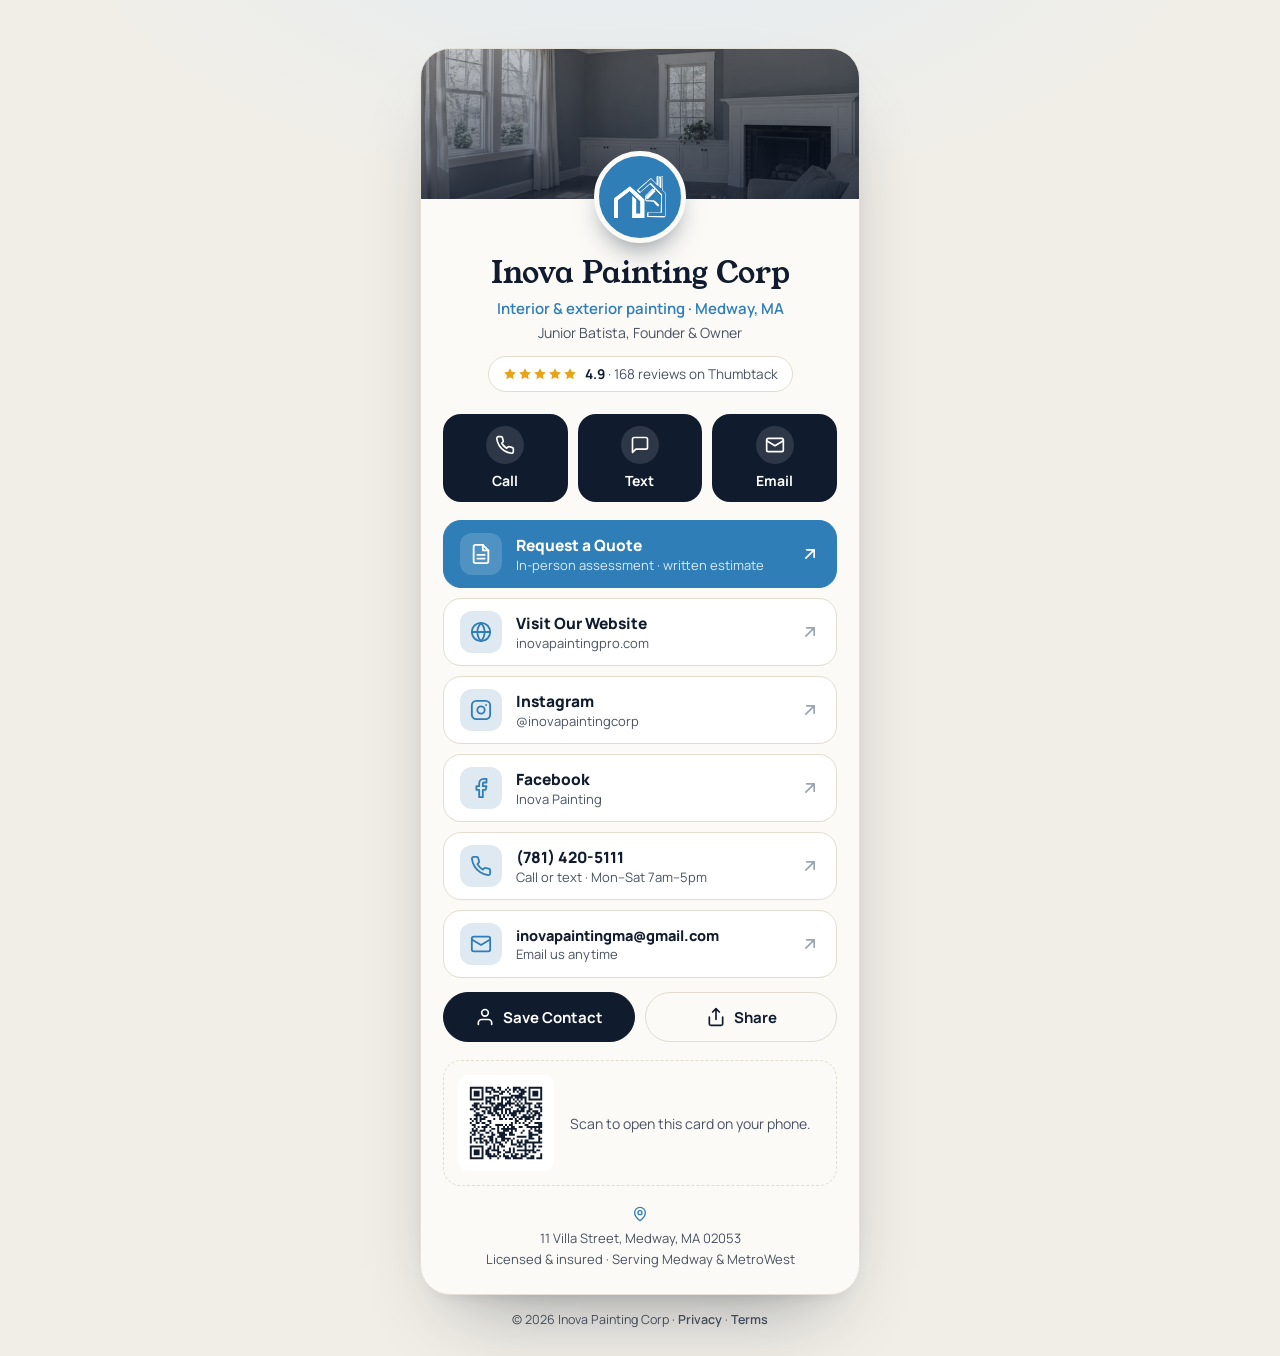
<file: card.html>
<!doctype html>
<html lang="en">
<head>
<meta charset="utf-8">
<meta name="viewport" content="width=device-width,initial-scale=1,viewport-fit=cover">
<title>Inova Painting Corp | Contact Card</title>
<meta name="description" content="Call, text, email or follow Inova Painting Corp, house painters in Medway, MA. Save our contact in one tap.">
<meta name="robots" content="noindex, follow">
<link rel="canonical" href="https://inovapaintingpro.com/card">
<meta name="theme-color" content="#101B2D">
<meta property="og:type" content="profile">
<meta property="og:site_name" content="Inova Painting Corp">
<meta property="og:title" content="Inova Painting Corp | Contact Card">
<meta property="og:description" content="House painters in Medway, MA. Call, text, email or follow us.">
<meta property="og:url" content="https://inovapaintingpro.com/card">
<meta property="og:image" content="https://inovapaintingpro.com/assets/img/og-image.jpg">
<meta name="twitter:card" content="summary_large_image">
<link rel="icon" href="/favicon.ico" sizes="48x48">
<link rel="icon" href="/assets/icons/favicon.svg" type="image/svg+xml">
<link rel="apple-touch-icon" href="/assets/icons/apple-touch-icon.png">
<link rel="manifest" href="/site.webmanifest">
<link rel="preconnect" href="https://fonts.googleapis.com"><link rel="preconnect" href="https://fonts.gstatic.com" crossorigin>
<link href="https://fonts.googleapis.com/css2?family=Young+Serif&family=Manrope:wght@400;500;600;700;800&display=swap" rel="stylesheet">
<link rel="stylesheet" href="/assets/css/card.css?v=202611241525">
</head>
<body>
<svg width="0" height="0" style="position:absolute" aria-hidden="true">
<symbol id="c-phone" viewBox="0 0 24 24"><path d="M22 16.92v3a2 2 0 0 1-2.18 2 19.79 19.79 0 0 1-8.63-3.07 19.5 19.5 0 0 1-6-6 19.79 19.79 0 0 1-3.07-8.67A2 2 0 0 1 4.11 2h3a2 2 0 0 1 2 1.72c.13.96.36 1.9.7 2.81a2 2 0 0 1-.45 2.11L8.09 9.91a16 16 0 0 0 6 6l1.27-1.27a2 2 0 0 1 2.11-.45c.91.34 1.85.57 2.81.7A2 2 0 0 1 22 16.92z"/></symbol>
<symbol id="c-msg" viewBox="0 0 24 24"><path d="M21 15a2 2 0 0 1-2 2H7l-4 4V5a2 2 0 0 1 2-2h14a2 2 0 0 1 2 2z"/></symbol>
<symbol id="c-mail" viewBox="0 0 24 24"><rect x="2" y="4" width="20" height="16" rx="2"/><path d="m22 7-10 6L2 7"/></symbol>
<symbol id="c-globe" viewBox="0 0 24 24"><circle cx="12" cy="12" r="10"/><path d="M2 12h20M12 2a15.3 15.3 0 0 1 4 10 15.3 15.3 0 0 1-4 10 15.3 15.3 0 0 1-4-10 15.3 15.3 0 0 1 4-10z"/></symbol>
<symbol id="c-quote" viewBox="0 0 24 24"><path d="M14 2H6a2 2 0 0 0-2 2v16a2 2 0 0 0 2 2h12a2 2 0 0 0 2-2V8z"/><path d="M14 2v6h6M16 13H8M16 17H8"/></symbol>
<symbol id="c-ig" viewBox="0 0 24 24"><rect x="2" y="2" width="20" height="20" rx="5"/><circle cx="12" cy="12" r="4"/><path d="M17.5 6.5h.01"/></symbol>
<symbol id="c-fb" viewBox="0 0 24 24"><path d="M18 2h-3a5 5 0 0 0-5 5v3H7v4h3v8h4v-8h3l1-4h-4V7a1 1 0 0 1 1-1h3z"/></symbol>
<symbol id="c-star" viewBox="0 0 24 24"><path d="M12 2l3.09 6.26L22 9.27l-5 4.87 1.18 6.88L12 17.77l-6.18 3.25L7 14.14 2 9.27l6.91-1.01z"/></symbol>
<symbol id="c-user" viewBox="0 0 24 24"><path d="M20 21v-2a4 4 0 0 0-4-4H8a4 4 0 0 0-4 4v2"/><circle cx="12" cy="7" r="4"/></symbol>
<symbol id="c-share" viewBox="0 0 24 24"><path d="M4 12v8a2 2 0 0 0 2 2h12a2 2 0 0 0 2-2v-8M16 6l-4-4-4 4M12 2v13"/></symbol>
<symbol id="c-arrow" viewBox="0 0 24 24"><path d="M7 17 17 7M8 7h9v9"/></symbol>
<symbol id="c-pin" viewBox="0 0 24 24"><path d="M20 10c0 6-8 12-8 12s-8-6-8-12a8 8 0 0 1 16 0Z"/><circle cx="12" cy="10" r="3"/></symbol>
</svg>

<main class="bc-wrap">
  <article class="bc" aria-labelledby="bc-name">
    <header class="bc-cover">
      <img class="bc-photo" src="/assets/img/sections/hero-interior-colonial-640.webp" alt="" width="640" height="427">
      <div class="bc-mark"><img src="/assets/img/ICONE-W.svg" alt="" width="48" height="38"></div>
    </header>

    <div class="bc-body">
      <h1 id="bc-name" class="bc-name">Inova Painting Corp</h1>
      <p class="bc-role">Interior &amp; exterior painting · Medway, MA</p>
      <p class="bc-owner">Junior Batista, Founder &amp; Owner</p>
      <a class="bc-rating" href="https://www.thumbtack.com/ma/medway/interior-painting/inova-painting-corp/service/352176700622430228" target="_blank" rel="noopener">
        <span class="bc-stars" aria-hidden="true"><svg><use href="#c-star"/></svg><svg><use href="#c-star"/></svg><svg><use href="#c-star"/></svg><svg><use href="#c-star"/></svg><svg><use href="#c-star"/></svg></span>
        <span><strong>4.9</strong> · 168 reviews on Thumbtack</span>
      </a>

      <div class="bc-quick" aria-label="Quick contact">
        <a href="tel:+17814205111"><span><svg class="ic"><use href="#c-phone"/></svg></span>Call</a>
        <a href="sms:+17814205111"><span><svg class="ic"><use href="#c-msg"/></svg></span>Text</a>
        <a href="/#quote" data-mail="inovapaintingma|gmail.com"><span><svg class="ic"><use href="#c-mail"/></svg></span>Email</a>
      </div>

      <nav class="bc-links" aria-label="Links">
        <a class="bc-link bc-primary" href="/#quote"><svg class="ic"><use href="#c-quote"/></svg><span><strong>Request a Quote</strong><small>In-person assessment · written estimate</small></span><svg class="ic go"><use href="#c-arrow"/></svg></a>
        <a class="bc-link" href="/"><svg class="ic"><use href="#c-globe"/></svg><span><strong>Visit Our Website</strong><small>inovapaintingpro.com</small></span><svg class="ic go"><use href="#c-arrow"/></svg></a>
        <a class="bc-link" href="https://www.instagram.com/inovapaintingcorp/" target="_blank" rel="noopener"><svg class="ic"><use href="#c-ig"/></svg><span><strong>Instagram</strong><small>@inovapaintingcorp</small></span><svg class="ic go"><use href="#c-arrow"/></svg></a>
        <!-- TODO: exact Facebook page URL -->
        <a class="bc-link" href="https://www.facebook.com/" target="_blank" rel="noopener"><svg class="ic"><use href="#c-fb"/></svg><span><strong>Facebook</strong><small>Inova Painting</small></span><svg class="ic go"><use href="#c-arrow"/></svg></a>
        <a class="bc-link" href="tel:+17814205111"><svg class="ic"><use href="#c-phone"/></svg><span><strong>(781) 420-5111</strong><small>Call or text · Mon–Sat 7am–5pm</small></span><svg class="ic go"><use href="#c-arrow"/></svg></a>
        <a class="bc-link is-mail" href="/#quote" data-mail="inovapaintingma|gmail.com"><svg class="ic"><use href="#c-mail"/></svg><span><strong data-mail-text>inovapaintingma [at] gmail.com</strong><small>Email us anytime</small></span><svg class="ic go"><use href="#c-arrow"/></svg></a>
      </nav>

      <div class="bc-actions">
        <a class="bc-btn bc-save" href="/assets/inova-painting.vcf" download="Inova-Painting.vcf"><svg class="ic"><use href="#c-user"/></svg>Save Contact</a>
        <button class="bc-btn bc-share" type="button"><svg class="ic"><use href="#c-share"/></svg>Share</button>
      </div>

      <div class="bc-qr">
        <img src="/assets/img/qr-card.svg" alt="QR code that opens this contact card" width="132" height="132">
        <p>Scan to open this card on your phone.</p>
      </div>

      <p class="bc-foot"><svg class="ic"><use href="#c-pin"/></svg>11 Villa Street, Medway, MA 02053<br>Licensed &amp; insured · Serving Medway &amp; MetroWest</p>
    </div>
  </article>
  <p class="bc-credit">© 2026 Inova Painting Corp · <a href="/privacy-policy">Privacy</a> · <a href="/terms-of-use">Terms</a></p>
  <p class="bc-toast" role="status" aria-live="polite" hidden>Link copied</p>
</main>

<script src="/assets/js/antispam.js?v=202611241525" defer></script>
<script src="/assets/js/card.js?v=202611241525" defer></script>
</body>
</html>
</file>
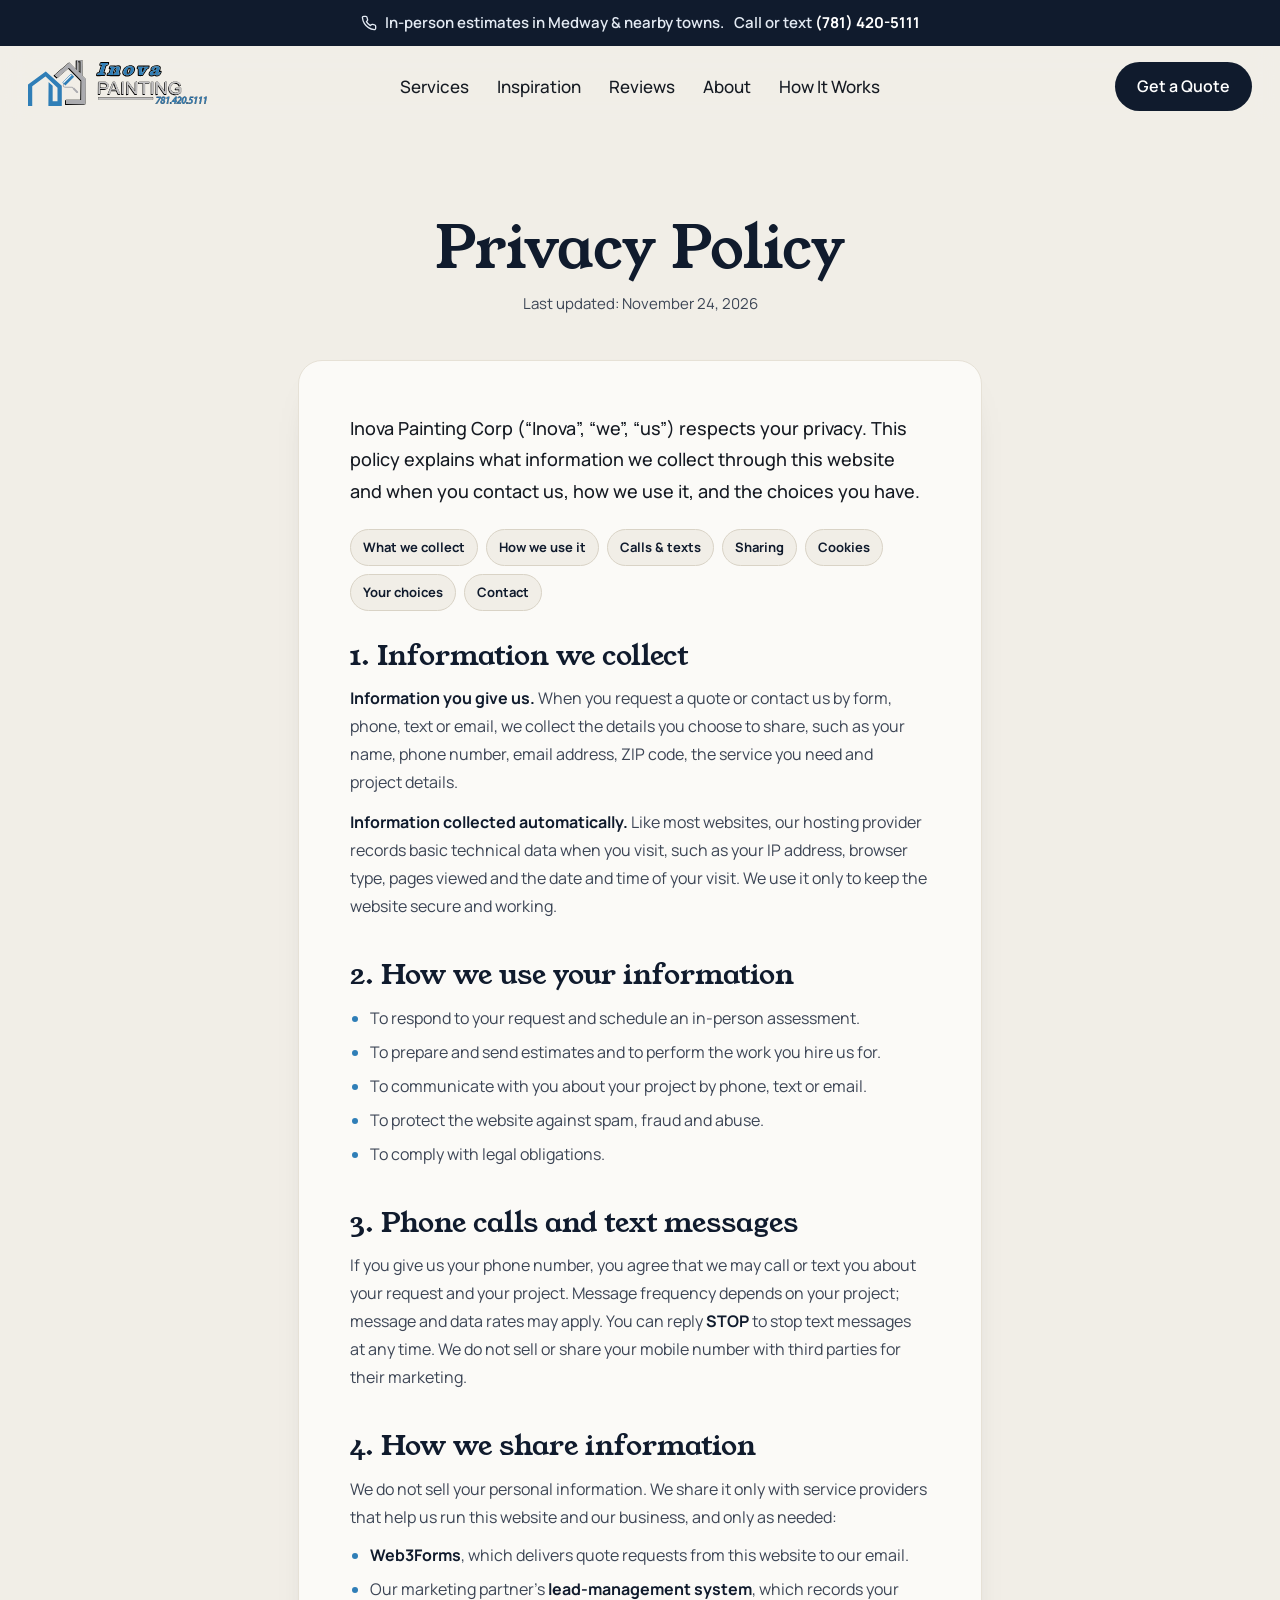
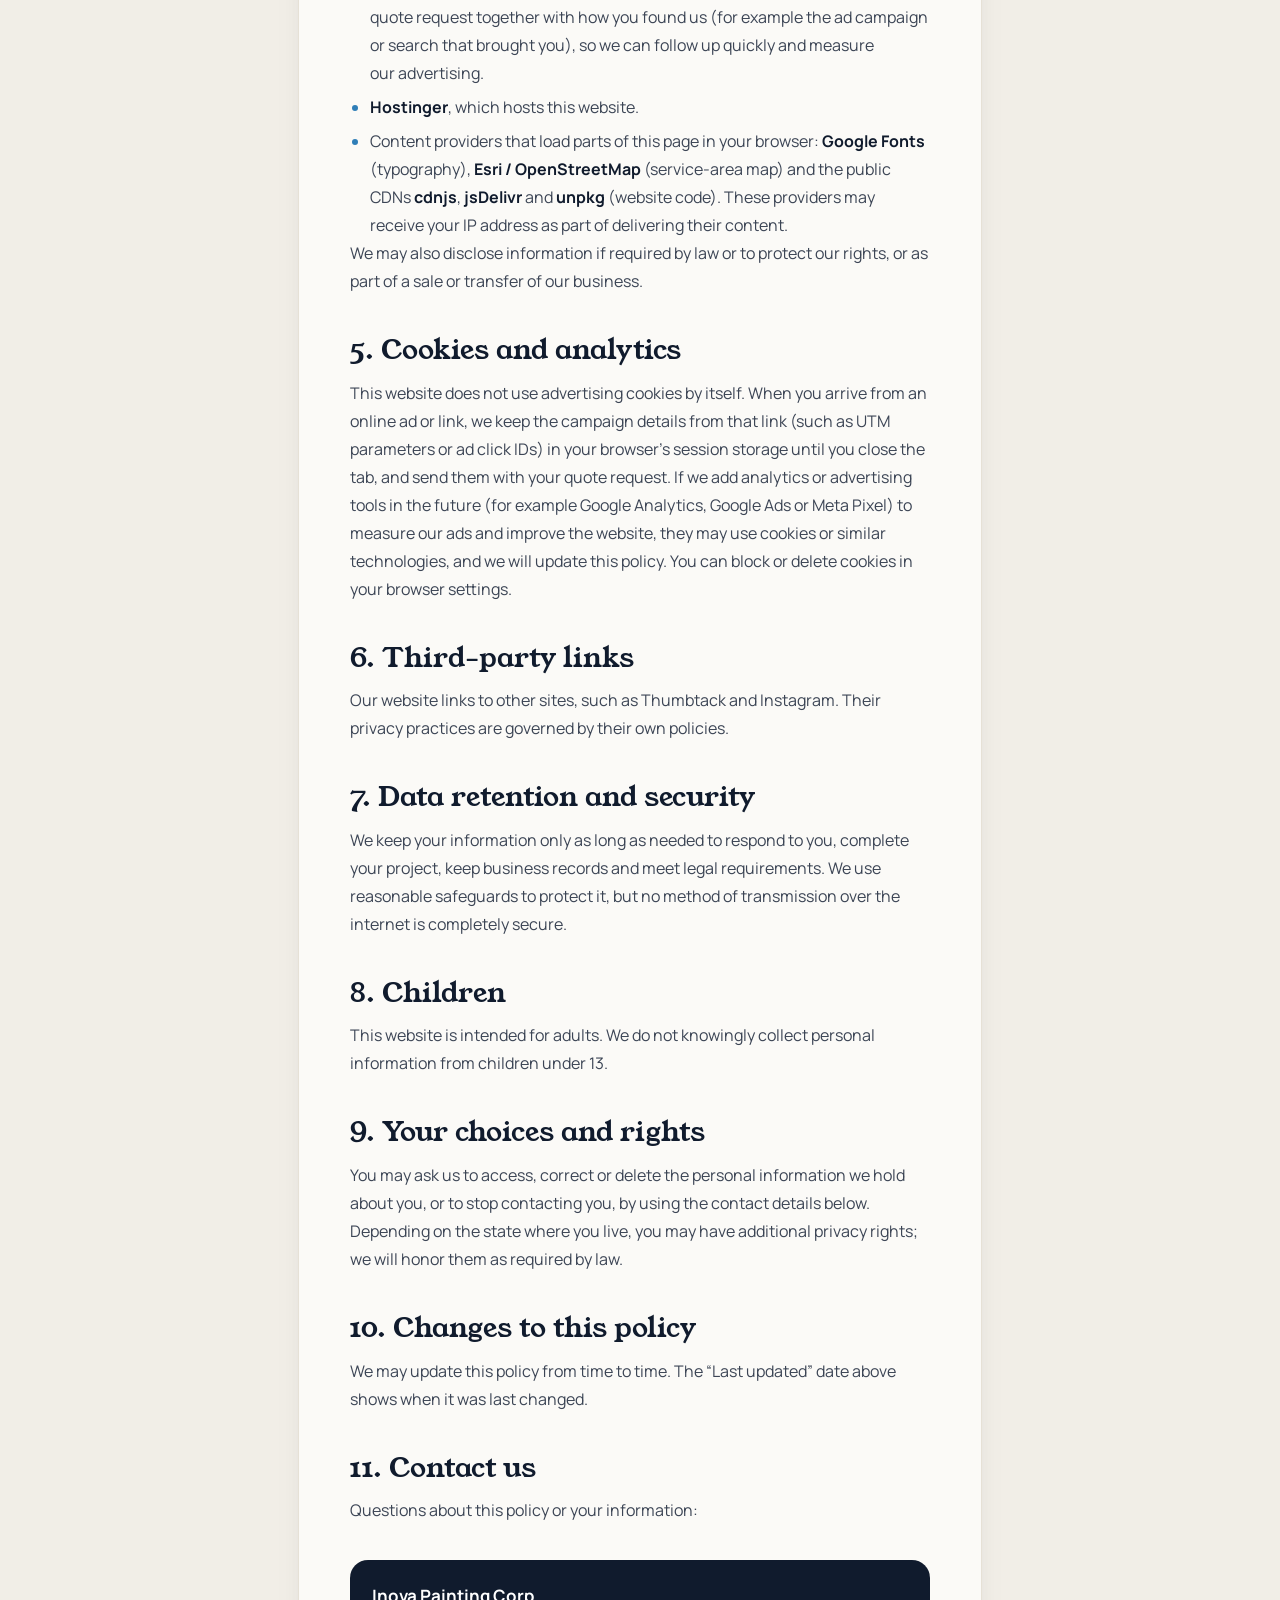
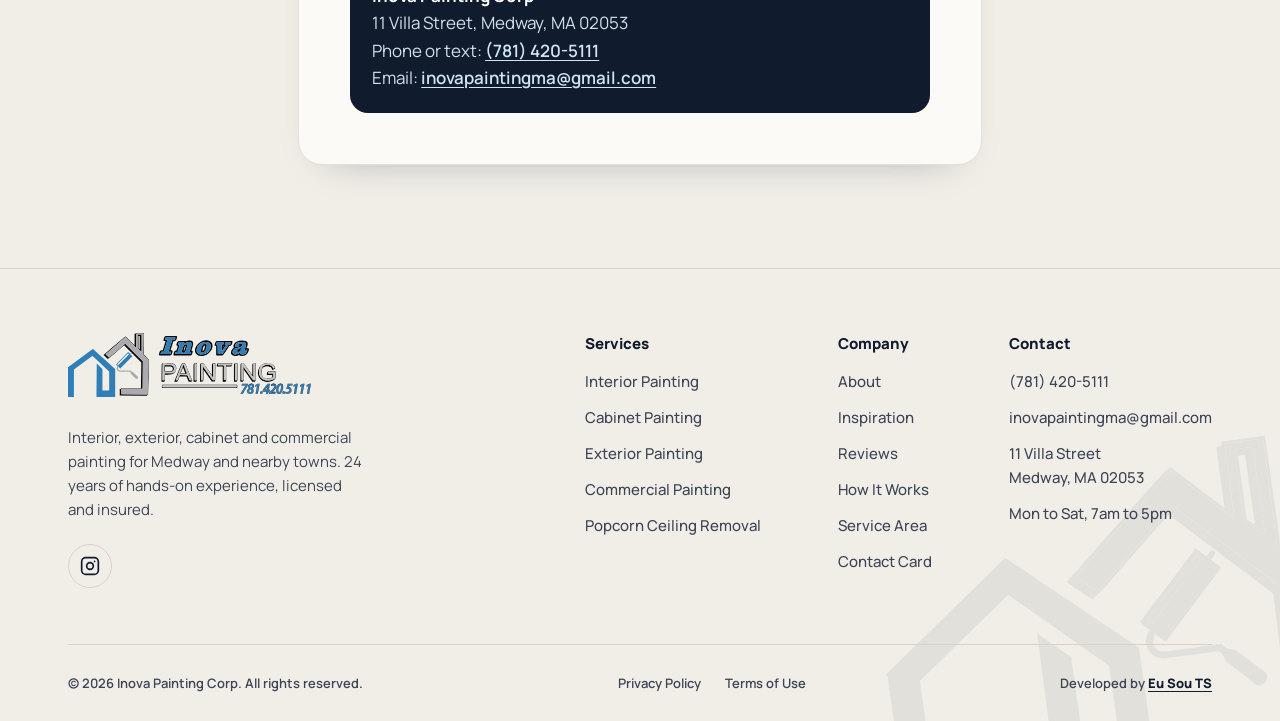
<file: privacy-policy.html>
<!doctype html>
<html lang="en">
<head>
<meta charset="utf-8">
<meta name="viewport" content="width=device-width,initial-scale=1,viewport-fit=cover">
<title>Privacy Policy | Inova Painting Corp</title>
<meta name="description" content="How Inova Painting Corp collects, uses and protects the information you share when you request a painting quote.">
<meta name="robots" content="index, follow">
<link rel="canonical" href="https://inovapaintingpro.com/privacy-policy">
<meta name="theme-color" content="#101B2D">
<meta property="og:type" content="website">
<meta property="og:site_name" content="Inova Painting Corp">
<meta property="og:title" content="Privacy Policy | Inova Painting Corp">
<meta property="og:description" content="How Inova Painting Corp collects, uses and protects the information you share when you request a painting quote.">
<meta property="og:url" content="https://inovapaintingpro.com/privacy-policy">
<meta property="og:image" content="https://inovapaintingpro.com/assets/img/og-image.jpg">
<link rel="icon" href="/favicon.ico" sizes="48x48">
<link rel="icon" href="/assets/icons/favicon.svg" type="image/svg+xml">
<link rel="apple-touch-icon" href="/assets/icons/apple-touch-icon.png">
<link rel="manifest" href="/site.webmanifest">
<link rel="author" type="text/plain" href="/humans.txt">
<link rel="preconnect" href="https://fonts.googleapis.com"><link rel="preconnect" href="https://fonts.gstatic.com" crossorigin>
<link href="https://fonts.googleapis.com/css2?family=Young+Serif&family=Manrope:wght@400;500;600;700;800&display=swap" rel="stylesheet">
<link rel="stylesheet" href="/assets/css/style.css?v=202611260842">
</head>
<body class="inner">
<svg width="0" height="0" style="position:absolute" aria-hidden="true">
<symbol id="i-phone" viewBox="0 0 24 24"><path d="M22 16.92v3a2 2 0 0 1-2.18 2 19.79 19.79 0 0 1-8.63-3.07 19.5 19.5 0 0 1-6-6 19.79 19.79 0 0 1-3.07-8.67A2 2 0 0 1 4.11 2h3a2 2 0 0 1 2 1.72c.13.96.36 1.9.7 2.81a2 2 0 0 1-.45 2.11L8.09 9.91a16 16 0 0 0 6 6l1.27-1.27a2 2 0 0 1 2.11-.45c.91.34 1.85.57 2.81.7A2 2 0 0 1 22 16.92z"/></symbol>
<symbol id="i-msg" viewBox="0 0 24 24"><path d="M21 15a2 2 0 0 1-2 2H7l-4 4V5a2 2 0 0 1 2-2h14a2 2 0 0 1 2 2z"/></symbol>
<symbol id="i-arrow" viewBox="0 0 24 24"><path d="M5 12h14M12 5l7 7-7 7"/></symbol>
<symbol id="i-check" viewBox="0 0 24 24"><path d="M20 6 9 17l-5-5"/></symbol>
<symbol id="i-pin" viewBox="0 0 24 24"><path d="M20 10c0 6-8 12-8 12s-8-6-8-12a8 8 0 0 1 16 0Z"/><circle cx="12" cy="10" r="3"/></symbol>
<symbol id="i-clock" viewBox="0 0 24 24"><circle cx="12" cy="12" r="10"/><path d="M12 6v6l4 2"/></symbol>
<symbol id="i-mail" viewBox="0 0 24 24"><rect x="2" y="4" width="20" height="16" rx="2"/><path d="m22 7-10 6L2 7"/></symbol>
<symbol id="i-menu" viewBox="0 0 24 24"><path d="M4 7h16M4 12h16M4 17h16"/></symbol>
<symbol id="i-left" viewBox="0 0 24 24"><path d="m15 18-6-6 6-6"/></symbol>
<symbol id="i-right" viewBox="0 0 24 24"><path d="m9 18 6-6-6-6"/></symbol>
<symbol id="i-plus" viewBox="0 0 24 24"><path d="M12 5v14M5 12h14"/></symbol>
<symbol id="i-ig" viewBox="0 0 24 24"><rect x="2" y="2" width="20" height="20" rx="5"/><circle cx="12" cy="12" r="4"/><path d="M17.5 6.5h.01"/></symbol>
<symbol id="i-quote" viewBox="0 0 32 32"><path d="M13 8c-5 1.5-9 5.6-9 12v4h8v-8H8c.3-3.4 2.4-5.7 5.6-6.6zM28 8c-5 1.5-9 5.6-9 12v4h8v-8h-4c.3-3.4 2.4-5.7 5.6-6.6z" stroke="none" fill="currentColor"/></symbol>
<symbol id="leaf" viewBox="0 0 34 96"><path d="M26 94C10 76 6 46 18 4" stroke="currentColor" stroke-width="2" fill="none"/><g fill="currentColor" stroke="none"><ellipse cx="11" cy="80" rx="3.5" ry="8" transform="rotate(-40 11 80)"/><ellipse cx="22" cy="78" rx="3.5" ry="8" transform="rotate(30 22 78)"/><ellipse cx="8" cy="64" rx="3.5" ry="8" transform="rotate(-30 8 64)"/><ellipse cx="19" cy="62" rx="3.5" ry="8" transform="rotate(35 19 62)"/><ellipse cx="7" cy="48" rx="3.5" ry="8" transform="rotate(-20 7 48)"/><ellipse cx="18" cy="46" rx="3.5" ry="8" transform="rotate(40 18 46)"/><ellipse cx="9" cy="32" rx="3.5" ry="8" transform="rotate(-10 9 32)"/><ellipse cx="20" cy="30" rx="3.5" ry="8" transform="rotate(45 20 30)"/><ellipse cx="15" cy="14" rx="3.5" ry="8" transform="rotate(10 15 14)"/></g></symbol>
</svg>
<a class="skip" href="#main">Skip to content</a>
<div class="topbar"><svg class="ic"><use href="#i-phone"/></svg><span class="tb-long">In‑person estimates in Medway &amp; nearby towns.</span><span>Call or text <a href="tel:+17814205111"><b>(781)&nbsp;420-5111</b></a></span></div>
<header class="header" id="header">
  <a class="brand" href="/" aria-label="Inova Painting Corp, home"><span class="lockup"><img src="/assets/img/ICONE.svg" alt="" width="70" height="55" class="lk-ic"><img src="/assets/img/TEXTO.svg" alt="Inova Painting" width="137" height="52" class="lk-tx"></span></a>
  <nav class="nav" aria-label="Main"><a href="/#services">Services</a><a href="/#work">Inspiration</a><a href="/#reviews">Reviews</a><a href="/#about">About</a><a href="/#process">How It Works</a></nav>
  <div class="header-cta">
    <a class="pill pill-light" href="sms:+17814205111"><svg class="ic"><use href="#i-msg"/></svg>Text Us</a>
    <a class="pill pill-dark" href="/#quote">Get a Quote</a>
    <button class="menu-btn" aria-expanded="false" aria-controls="mnav" aria-label="Open menu"><svg class="ic"><use href="#i-menu"/></svg></button>
  </div>
</header>
<nav class="mnav" id="mnav" aria-label="Mobile" hidden><a href="/#services">Services</a><a href="/#work">Inspiration</a><a href="/#reviews">Reviews</a><a href="/#about">About</a><a href="/#process">How It Works</a><a href="/#quote" class="pill pill-dark">Get a Quote</a></nav>
<main id="main">
<section class="legal-hero wrap"><h1>Privacy Policy</h1><p>Last updated: November 24, 2026</p></section>
<div class="legal"><article class="legal-card">
<p class="lead">Inova Painting Corp (“Inova”, “we”, “us”) respects your privacy. This policy explains what information we collect through this website and when you contact us, how we use it, and the choices you have.</p>
<nav class="legal-toc" aria-label="On this page"><a href="#collect">What we collect</a><a href="#use">How we use it</a><a href="#texts">Calls &amp; texts</a><a href="#share">Sharing</a><a href="#cookies">Cookies</a><a href="#rights">Your choices</a><a href="#contact">Contact</a></nav>
<h2 id="collect">1. Information we collect</h2>
<p><strong>Information you give us.</strong> When you request a quote or contact us by form, phone, text or email, we collect the details you choose to share, such as your name, phone number, email address, ZIP code, the service you need and project details.</p>
<p><strong>Information collected automatically.</strong> Like most websites, our hosting provider records basic technical data when you visit, such as your IP address, browser type, pages viewed and the date and time of your visit. We use it only to keep the website secure and working.</p>
<h2 id="use">2. How we use your information</h2>
<ul><li>To respond to your request and schedule an in-person assessment.</li><li>To prepare and send estimates and to perform the work you hire us for.</li><li>To communicate with you about your project by phone, text or email.</li><li>To protect the website against spam, fraud and abuse.</li><li>To comply with legal obligations.</li></ul>
<h2 id="texts">3. Phone calls and text messages</h2>
<p>If you give us your phone number, you agree that we may call or text you about your request and your project. Message frequency depends on your project; message and data rates may apply. You can reply <strong>STOP</strong> to stop text messages at any time. We do not sell or share your mobile number with third parties for their marketing.</p>
<h2 id="share">4. How we share information</h2>
<p>We do not sell your personal information. We share it only with service providers that help us run this website and our business, and only as needed:</p>
<ul><li><strong>Web3Forms</strong>, which delivers quote requests from this website to our email.</li><li>Our marketing partner’s <strong>lead-management system</strong>, which records your quote request together with how you found us (for example the ad campaign or search that brought you), so we can follow up quickly and measure our advertising.</li><li><strong>Hostinger</strong>, which hosts this website.</li><li>Content providers that load parts of this page in your browser: <strong>Google Fonts</strong> (typography), <strong>Esri / OpenStreetMap</strong> (service-area map) and the public CDNs <strong>cdnjs</strong>, <strong>jsDelivr</strong> and <strong>unpkg</strong> (website code). These providers may receive your IP address as part of delivering their content.</li></ul>
<p>We may also disclose information if required by law or to protect our rights, or as part of a sale or transfer of our business.</p>
<h2 id="cookies">5. Cookies and analytics</h2>
<p>This website does not use advertising cookies by itself. When you arrive from an online ad or link, we keep the campaign details from that link (such as UTM parameters or ad click IDs) in your browser’s session storage until you close the tab, and send them with your quote request. If we add analytics or advertising tools in the future (for example Google Analytics, Google Ads or Meta Pixel) to measure our ads and improve the website, they may use cookies or similar technologies, and we will update this policy. You can block or delete cookies in your browser settings.</p>
<h2 id="links">6. Third-party links</h2>
<p>Our website links to other sites, such as Thumbtack and Instagram. Their privacy practices are governed by their own policies.</p>
<h2 id="retention">7. Data retention and security</h2>
<p>We keep your information only as long as needed to respond to you, complete your project, keep business records and meet legal requirements. We use reasonable safeguards to protect it, but no method of transmission over the internet is completely secure.</p>
<h2 id="children">8. Children</h2>
<p>This website is intended for adults. We do not knowingly collect personal information from children under 13.</p>
<h2 id="rights">9. Your choices and rights</h2>
<p>You may ask us to access, correct or delete the personal information we hold about you, or to stop contacting you, by using the contact details below. Depending on the state where you live, you may have additional privacy rights; we will honor them as required by law.</p>
<h2 id="changes">10. Changes to this policy</h2>
<p>We may update this policy from time to time. The “Last updated” date above shows when it was last changed.</p>
<h2 id="contact">11. Contact us</h2>
<p>Questions about this policy or your information:</p>
<div class="legal-contact"><strong>Inova Painting Corp</strong><br>11 Villa Street, Medway, MA 02053<br>Phone or text: <a href="tel:+17814205111">(781)&nbsp;420-5111</a><br>Email: <a href="/#quote" data-mail="inovapaintingma|gmail.com" data-mail-text>inovapaintingma [at] gmail.com</a></div>
</article></div>
</main>
<footer class="ft">
  <div class="wrap">
    <div class="ft-top">
      <div class="ft-brand">
        <a href="/" aria-label="Inova Painting Corp, back to top"><span class="lockup lockup-lg"><img src="/assets/img/ICONE.svg" alt="" width="70" height="55" class="lk-ic"><img src="/assets/img/TEXTO.svg" alt="Inova Painting" width="137" height="52" class="lk-tx"></span></a>
        <p>Interior, exterior, cabinet and commercial painting for Medway and nearby towns. 24 years of hands‑on experience, licensed and insured.</p>
        <ul class="ft-social">
          <li><a href="https://www.instagram.com/inovapaintingcorp/" aria-label="Instagram"><svg class="ic"><use href="#i-ig"/></svg></a></li>
        </ul>
      </div>
      <div class="ft-cols">
        <div><h3>Services</h3><ul><li><a href="/#services">Interior Painting</a></li><li><a href="/#services">Cabinet Painting</a></li><li><a href="/#services">Exterior Painting</a></li><li><a href="/#services">Commercial Painting</a></li><li><a href="/#services">Popcorn Ceiling Removal</a></li></ul></div>
        <div><h3>Company</h3><ul><li><a href="/#about">About</a></li><li><a href="/#work">Inspiration</a></li><li><a href="/#reviews">Reviews</a></li><li><a href="/#process">How It Works</a></li><li><a href="/#area">Service Area</a></li><li><a href="/redirect">Contact Card</a></li></ul></div>
        <div><h3>Contact</h3><ul><li><a href="tel:+17814205111">(781) 420-5111</a></li><li><a href="/#quote" data-mail="inovapaintingma|gmail.com"><span data-mail-text>inovapaintingma [at] gmail.com</span></a></li><li>11 Villa Street<br>Medway, MA 02053</li><li>Mon to Sat, 7am to 5pm</li></ul></div>
      </div>
    </div>
    <div class="ft-bottom">
      <p>© 2026 Inova Painting Corp. All rights reserved.</p>
      <ul class="ft-legal"><li><a href="/privacy-policy">Privacy Policy</a></li><li><a href="/terms-of-use">Terms of Use</a></li></ul>
      <p class="ft-credit">Developed by <a href="https://eusouts.com.br/" target="_blank" rel="noopener">Eu Sou TS</a></p>
    </div>
  </div>
  <div class="ft-wm" aria-hidden="true"></div>
</footer>
<div class="mbar"><a href="tel:+17814205111"><svg class="ic"><use href="#i-phone"/></svg>Call</a><a href="sms:+17814205111"><svg class="ic"><use href="#i-msg"/></svg>Text</a><a href="/#quote" class="mbar-q">Get a Quote</a></div>
<script src="/assets/js/antispam.js?v=202611260842" defer></script>
<script src="/assets/js/page.js?v=202611260842" defer></script>
</body>
</html>
</file>
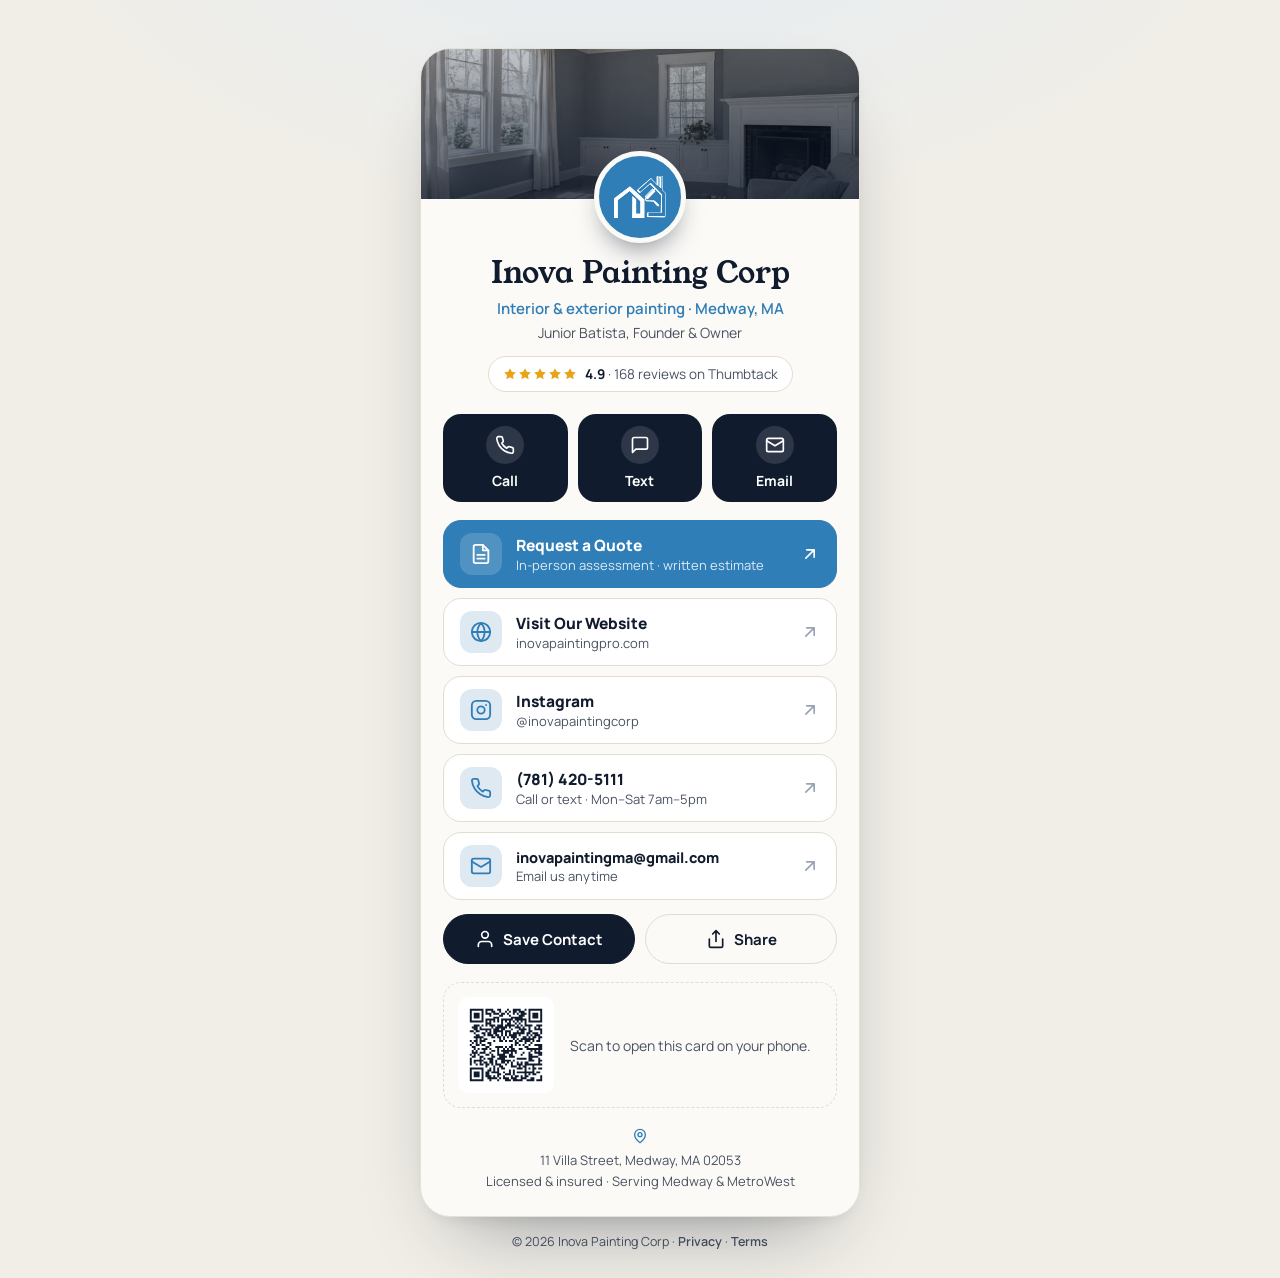
<file: redirect.html>
<!doctype html>
<html lang="en">
<head>
<meta charset="utf-8">
<meta name="viewport" content="width=device-width,initial-scale=1,viewport-fit=cover">
<title>Inova Painting Corp | Contact Card</title>
<meta name="description" content="Call, text, email or follow Inova Painting Corp, house painters in Medway, MA. Save our contact in one tap.">
<meta name="robots" content="noindex, follow">
<link rel="canonical" href="https://inovapaintingpro.com/redirect">
<meta name="theme-color" content="#101B2D">
<meta property="og:type" content="profile">
<meta property="og:site_name" content="Inova Painting Corp">
<meta property="og:title" content="Inova Painting Corp | Contact Card">
<meta property="og:description" content="House painters in Medway, MA. Call, text, email or follow us.">
<meta property="og:url" content="https://inovapaintingpro.com/redirect">
<meta property="og:image" content="https://inovapaintingpro.com/assets/img/og-image.jpg">
<meta name="twitter:card" content="summary_large_image">
<link rel="icon" href="/favicon.ico" sizes="48x48">
<link rel="icon" href="/assets/icons/favicon.svg" type="image/svg+xml">
<link rel="apple-touch-icon" href="/assets/icons/apple-touch-icon.png">
<link rel="manifest" href="/site.webmanifest">
<link rel="preconnect" href="https://fonts.googleapis.com"><link rel="preconnect" href="https://fonts.gstatic.com" crossorigin>
<link href="https://fonts.googleapis.com/css2?family=Young+Serif&family=Manrope:wght@400;500;600;700;800&display=swap" rel="stylesheet">
<link rel="stylesheet" href="/assets/css/card.css?v=202611260842">
</head>
<body>
<svg width="0" height="0" style="position:absolute" aria-hidden="true">
<symbol id="c-phone" viewBox="0 0 24 24"><path d="M22 16.92v3a2 2 0 0 1-2.18 2 19.79 19.79 0 0 1-8.63-3.07 19.5 19.5 0 0 1-6-6 19.79 19.79 0 0 1-3.07-8.67A2 2 0 0 1 4.11 2h3a2 2 0 0 1 2 1.72c.13.96.36 1.9.7 2.81a2 2 0 0 1-.45 2.11L8.09 9.91a16 16 0 0 0 6 6l1.27-1.27a2 2 0 0 1 2.11-.45c.91.34 1.85.57 2.81.7A2 2 0 0 1 22 16.92z"/></symbol>
<symbol id="c-msg" viewBox="0 0 24 24"><path d="M21 15a2 2 0 0 1-2 2H7l-4 4V5a2 2 0 0 1 2-2h14a2 2 0 0 1 2 2z"/></symbol>
<symbol id="c-mail" viewBox="0 0 24 24"><rect x="2" y="4" width="20" height="16" rx="2"/><path d="m22 7-10 6L2 7"/></symbol>
<symbol id="c-globe" viewBox="0 0 24 24"><circle cx="12" cy="12" r="10"/><path d="M2 12h20M12 2a15.3 15.3 0 0 1 4 10 15.3 15.3 0 0 1-4 10 15.3 15.3 0 0 1-4-10 15.3 15.3 0 0 1 4-10z"/></symbol>
<symbol id="c-quote" viewBox="0 0 24 24"><path d="M14 2H6a2 2 0 0 0-2 2v16a2 2 0 0 0 2 2h12a2 2 0 0 0 2-2V8z"/><path d="M14 2v6h6M16 13H8M16 17H8"/></symbol>
<symbol id="c-ig" viewBox="0 0 24 24"><rect x="2" y="2" width="20" height="20" rx="5"/><circle cx="12" cy="12" r="4"/><path d="M17.5 6.5h.01"/></symbol>
<symbol id="c-star" viewBox="0 0 24 24"><path d="M12 2l3.09 6.26L22 9.27l-5 4.87 1.18 6.88L12 17.77l-6.18 3.25L7 14.14 2 9.27l6.91-1.01z"/></symbol>
<symbol id="c-user" viewBox="0 0 24 24"><path d="M20 21v-2a4 4 0 0 0-4-4H8a4 4 0 0 0-4 4v2"/><circle cx="12" cy="7" r="4"/></symbol>
<symbol id="c-share" viewBox="0 0 24 24"><path d="M4 12v8a2 2 0 0 0 2 2h12a2 2 0 0 0 2-2v-8M16 6l-4-4-4 4M12 2v13"/></symbol>
<symbol id="c-arrow" viewBox="0 0 24 24"><path d="M7 17 17 7M8 7h9v9"/></symbol>
<symbol id="c-pin" viewBox="0 0 24 24"><path d="M20 10c0 6-8 12-8 12s-8-6-8-12a8 8 0 0 1 16 0Z"/><circle cx="12" cy="10" r="3"/></symbol>
</svg>

<main class="bc-wrap">
  <article class="bc" aria-labelledby="bc-name">
    <header class="bc-cover">
      <img class="bc-photo" src="/assets/img/sections/hero-interior-colonial-640.webp" alt="" width="640" height="427">
      <div class="bc-mark"><img src="/assets/img/ICONE-W.svg" alt="" width="48" height="38"></div>
    </header>

    <div class="bc-body">
      <h1 id="bc-name" class="bc-name">Inova Painting Corp</h1>
      <p class="bc-role">Interior &amp; exterior painting · Medway, MA</p>
      <p class="bc-owner">Junior Batista, Founder &amp; Owner</p>
      <a class="bc-rating" href="https://www.thumbtack.com/ma/medway/interior-painting/inova-painting-corp/service/352176700622430228" target="_blank" rel="noopener">
        <span class="bc-stars" aria-hidden="true"><svg><use href="#c-star"/></svg><svg><use href="#c-star"/></svg><svg><use href="#c-star"/></svg><svg><use href="#c-star"/></svg><svg><use href="#c-star"/></svg></span>
        <span><strong>4.9</strong> · 168 reviews on Thumbtack</span>
      </a>

      <div class="bc-quick" aria-label="Quick contact">
        <a href="tel:+17814205111"><span><svg class="ic"><use href="#c-phone"/></svg></span>Call</a>
        <a href="sms:+17814205111"><span><svg class="ic"><use href="#c-msg"/></svg></span>Text</a>
        <a href="/#quote" data-mail="inovapaintingma|gmail.com"><span><svg class="ic"><use href="#c-mail"/></svg></span>Email</a>
      </div>

      <nav class="bc-links" aria-label="Links">
        <a class="bc-link bc-primary" href="/#quote"><svg class="ic"><use href="#c-quote"/></svg><span><strong>Request a Quote</strong><small>In-person assessment · written estimate</small></span><svg class="ic go"><use href="#c-arrow"/></svg></a>
        <a class="bc-link" href="/"><svg class="ic"><use href="#c-globe"/></svg><span><strong>Visit Our Website</strong><small>inovapaintingpro.com</small></span><svg class="ic go"><use href="#c-arrow"/></svg></a>
        <a class="bc-link" href="https://www.instagram.com/inovapaintingcorp/" target="_blank" rel="noopener"><svg class="ic"><use href="#c-ig"/></svg><span><strong>Instagram</strong><small>@inovapaintingcorp</small></span><svg class="ic go"><use href="#c-arrow"/></svg></a>
        <a class="bc-link" href="tel:+17814205111"><svg class="ic"><use href="#c-phone"/></svg><span><strong>(781) 420-5111</strong><small>Call or text · Mon–Sat 7am–5pm</small></span><svg class="ic go"><use href="#c-arrow"/></svg></a>
        <a class="bc-link is-mail" href="/#quote" data-mail="inovapaintingma|gmail.com"><svg class="ic"><use href="#c-mail"/></svg><span><strong data-mail-text>inovapaintingma [at] gmail.com</strong><small>Email us anytime</small></span><svg class="ic go"><use href="#c-arrow"/></svg></a>
      </nav>

      <div class="bc-actions">
        <a class="bc-btn bc-save" href="/assets/inova-painting.vcf" download="Inova-Painting.vcf"><svg class="ic"><use href="#c-user"/></svg>Save Contact</a>
        <button class="bc-btn bc-share" type="button"><svg class="ic"><use href="#c-share"/></svg>Share</button>
      </div>

      <div class="bc-qr">
        <img src="/assets/img/qr-card.svg" alt="QR code that opens this contact card" width="132" height="132">
        <p>Scan to open this card on your phone.</p>
      </div>

      <p class="bc-foot"><svg class="ic"><use href="#c-pin"/></svg>11 Villa Street, Medway, MA 02053<br>Licensed &amp; insured · Serving Medway &amp; MetroWest</p>
    </div>
  </article>
  <p class="bc-credit">© 2026 Inova Painting Corp · <a href="/privacy-policy">Privacy</a> · <a href="/terms-of-use">Terms</a></p>
  <p class="bc-toast" role="status" aria-live="polite" hidden>Link copied</p>
</main>

<script src="/assets/js/antispam.js?v=202611260842" defer></script>
<script src="/assets/js/card.js?v=202611260842" defer></script>
</body>
</html>
</file>
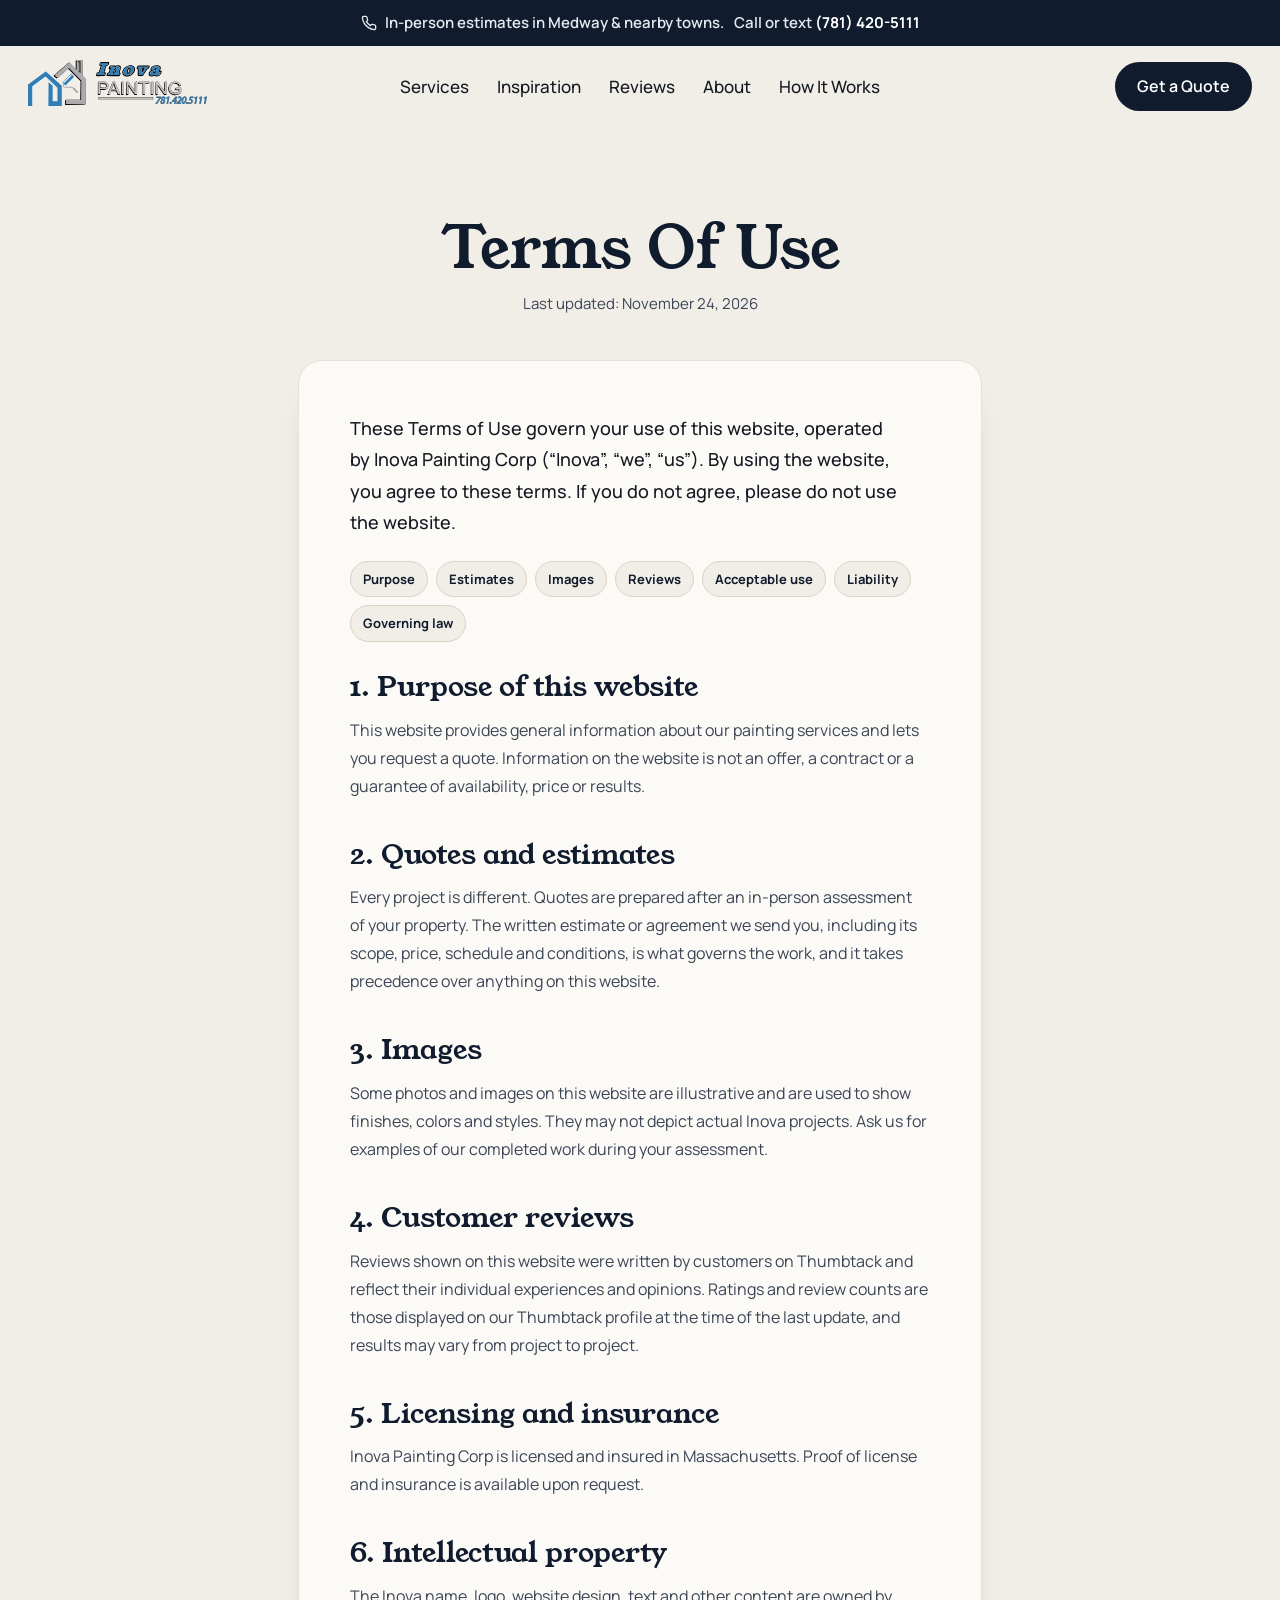
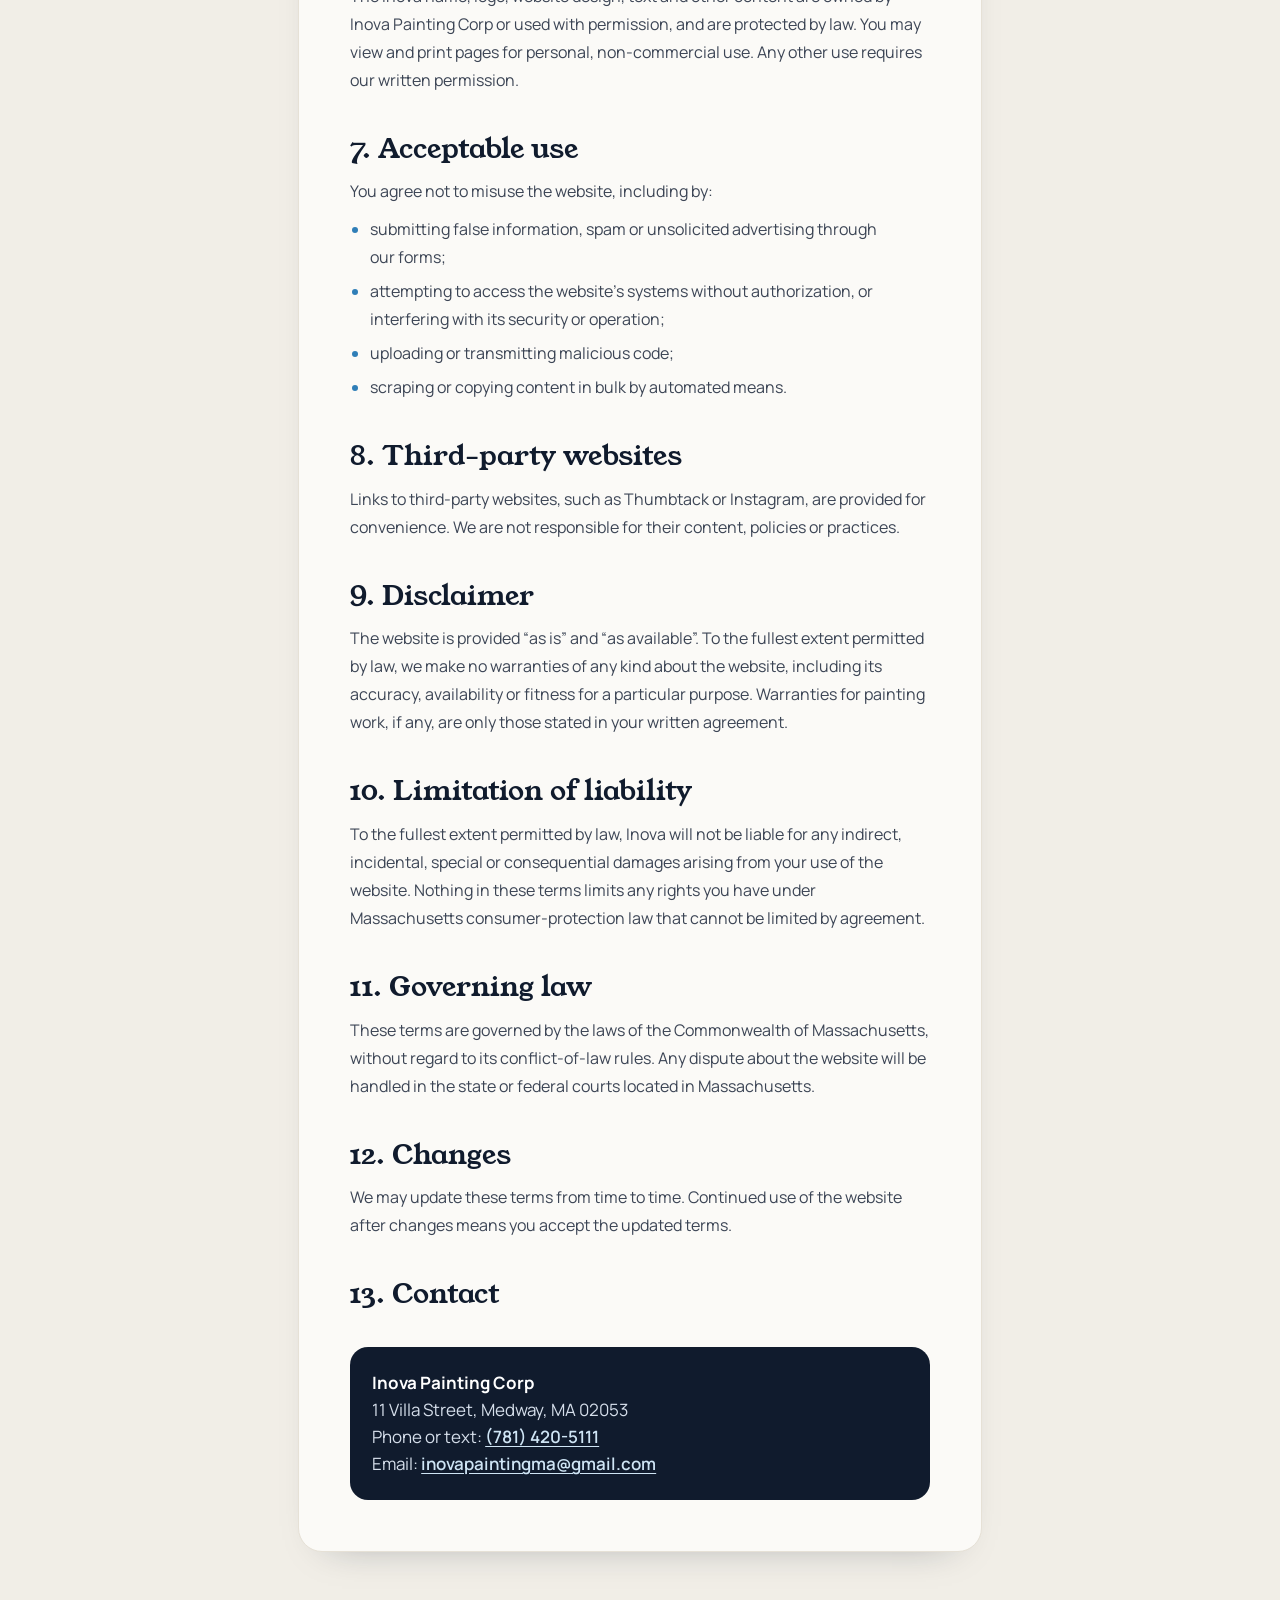
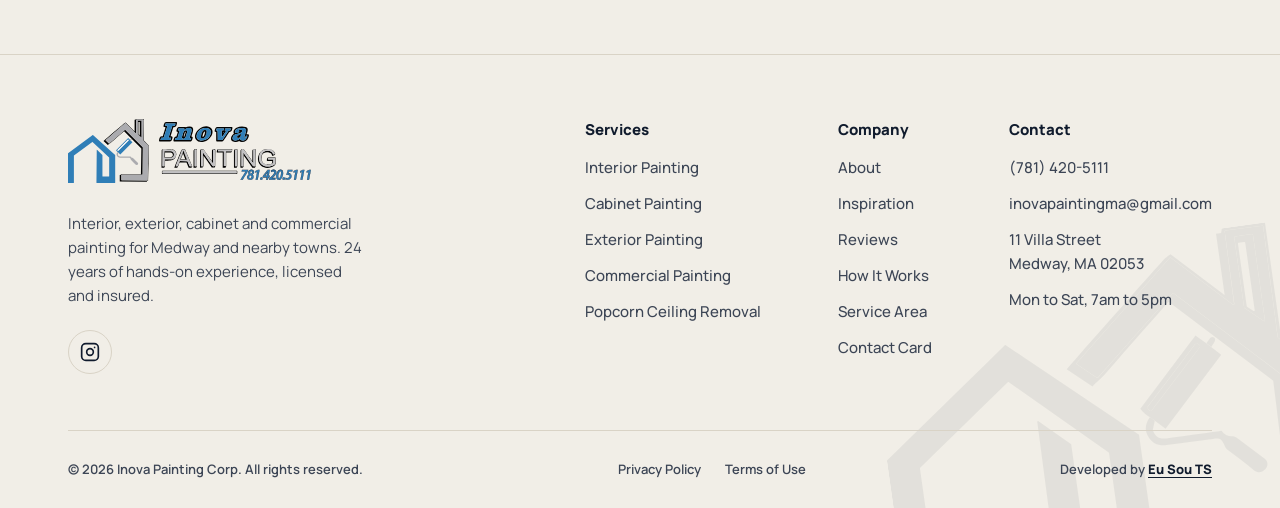
<file: terms-of-use.html>
<!doctype html>
<html lang="en">
<head>
<meta charset="utf-8">
<meta name="viewport" content="width=device-width,initial-scale=1,viewport-fit=cover">
<title>Terms of Use | Inova Painting Corp</title>
<meta name="description" content="Terms of use for the Inova Painting Corp website: estimates, images, customer reviews and website use.">
<meta name="robots" content="index, follow">
<link rel="canonical" href="https://inovapaintingpro.com/terms-of-use">
<meta name="theme-color" content="#101B2D">
<meta property="og:type" content="website">
<meta property="og:site_name" content="Inova Painting Corp">
<meta property="og:title" content="Terms of Use | Inova Painting Corp">
<meta property="og:description" content="Terms of use for the Inova Painting Corp website: estimates, images, customer reviews and website use.">
<meta property="og:url" content="https://inovapaintingpro.com/terms-of-use">
<meta property="og:image" content="https://inovapaintingpro.com/assets/img/og-image.jpg">
<link rel="icon" href="/favicon.ico" sizes="48x48">
<link rel="icon" href="/assets/icons/favicon.svg" type="image/svg+xml">
<link rel="apple-touch-icon" href="/assets/icons/apple-touch-icon.png">
<link rel="manifest" href="/site.webmanifest">
<link rel="author" type="text/plain" href="/humans.txt">
<link rel="preconnect" href="https://fonts.googleapis.com"><link rel="preconnect" href="https://fonts.gstatic.com" crossorigin>
<link href="https://fonts.googleapis.com/css2?family=Young+Serif&family=Manrope:wght@400;500;600;700;800&display=swap" rel="stylesheet">
<link rel="stylesheet" href="/assets/css/style.css?v=202611260842">
</head>
<body class="inner">
<svg width="0" height="0" style="position:absolute" aria-hidden="true">
<symbol id="i-phone" viewBox="0 0 24 24"><path d="M22 16.92v3a2 2 0 0 1-2.18 2 19.79 19.79 0 0 1-8.63-3.07 19.5 19.5 0 0 1-6-6 19.79 19.79 0 0 1-3.07-8.67A2 2 0 0 1 4.11 2h3a2 2 0 0 1 2 1.72c.13.96.36 1.9.7 2.81a2 2 0 0 1-.45 2.11L8.09 9.91a16 16 0 0 0 6 6l1.27-1.27a2 2 0 0 1 2.11-.45c.91.34 1.85.57 2.81.7A2 2 0 0 1 22 16.92z"/></symbol>
<symbol id="i-msg" viewBox="0 0 24 24"><path d="M21 15a2 2 0 0 1-2 2H7l-4 4V5a2 2 0 0 1 2-2h14a2 2 0 0 1 2 2z"/></symbol>
<symbol id="i-arrow" viewBox="0 0 24 24"><path d="M5 12h14M12 5l7 7-7 7"/></symbol>
<symbol id="i-check" viewBox="0 0 24 24"><path d="M20 6 9 17l-5-5"/></symbol>
<symbol id="i-pin" viewBox="0 0 24 24"><path d="M20 10c0 6-8 12-8 12s-8-6-8-12a8 8 0 0 1 16 0Z"/><circle cx="12" cy="10" r="3"/></symbol>
<symbol id="i-clock" viewBox="0 0 24 24"><circle cx="12" cy="12" r="10"/><path d="M12 6v6l4 2"/></symbol>
<symbol id="i-mail" viewBox="0 0 24 24"><rect x="2" y="4" width="20" height="16" rx="2"/><path d="m22 7-10 6L2 7"/></symbol>
<symbol id="i-menu" viewBox="0 0 24 24"><path d="M4 7h16M4 12h16M4 17h16"/></symbol>
<symbol id="i-left" viewBox="0 0 24 24"><path d="m15 18-6-6 6-6"/></symbol>
<symbol id="i-right" viewBox="0 0 24 24"><path d="m9 18 6-6-6-6"/></symbol>
<symbol id="i-plus" viewBox="0 0 24 24"><path d="M12 5v14M5 12h14"/></symbol>
<symbol id="i-ig" viewBox="0 0 24 24"><rect x="2" y="2" width="20" height="20" rx="5"/><circle cx="12" cy="12" r="4"/><path d="M17.5 6.5h.01"/></symbol>
<symbol id="i-quote" viewBox="0 0 32 32"><path d="M13 8c-5 1.5-9 5.6-9 12v4h8v-8H8c.3-3.4 2.4-5.7 5.6-6.6zM28 8c-5 1.5-9 5.6-9 12v4h8v-8h-4c.3-3.4 2.4-5.7 5.6-6.6z" stroke="none" fill="currentColor"/></symbol>
<symbol id="leaf" viewBox="0 0 34 96"><path d="M26 94C10 76 6 46 18 4" stroke="currentColor" stroke-width="2" fill="none"/><g fill="currentColor" stroke="none"><ellipse cx="11" cy="80" rx="3.5" ry="8" transform="rotate(-40 11 80)"/><ellipse cx="22" cy="78" rx="3.5" ry="8" transform="rotate(30 22 78)"/><ellipse cx="8" cy="64" rx="3.5" ry="8" transform="rotate(-30 8 64)"/><ellipse cx="19" cy="62" rx="3.5" ry="8" transform="rotate(35 19 62)"/><ellipse cx="7" cy="48" rx="3.5" ry="8" transform="rotate(-20 7 48)"/><ellipse cx="18" cy="46" rx="3.5" ry="8" transform="rotate(40 18 46)"/><ellipse cx="9" cy="32" rx="3.5" ry="8" transform="rotate(-10 9 32)"/><ellipse cx="20" cy="30" rx="3.5" ry="8" transform="rotate(45 20 30)"/><ellipse cx="15" cy="14" rx="3.5" ry="8" transform="rotate(10 15 14)"/></g></symbol>
</svg>
<a class="skip" href="#main">Skip to content</a>
<div class="topbar"><svg class="ic"><use href="#i-phone"/></svg><span class="tb-long">In‑person estimates in Medway &amp; nearby towns.</span><span>Call or text <a href="tel:+17814205111"><b>(781)&nbsp;420-5111</b></a></span></div>
<header class="header" id="header">
  <a class="brand" href="/" aria-label="Inova Painting Corp, home"><span class="lockup"><img src="/assets/img/ICONE.svg" alt="" width="70" height="55" class="lk-ic"><img src="/assets/img/TEXTO.svg" alt="Inova Painting" width="137" height="52" class="lk-tx"></span></a>
  <nav class="nav" aria-label="Main"><a href="/#services">Services</a><a href="/#work">Inspiration</a><a href="/#reviews">Reviews</a><a href="/#about">About</a><a href="/#process">How It Works</a></nav>
  <div class="header-cta">
    <a class="pill pill-light" href="sms:+17814205111"><svg class="ic"><use href="#i-msg"/></svg>Text Us</a>
    <a class="pill pill-dark" href="/#quote">Get a Quote</a>
    <button class="menu-btn" aria-expanded="false" aria-controls="mnav" aria-label="Open menu"><svg class="ic"><use href="#i-menu"/></svg></button>
  </div>
</header>
<nav class="mnav" id="mnav" aria-label="Mobile" hidden><a href="/#services">Services</a><a href="/#work">Inspiration</a><a href="/#reviews">Reviews</a><a href="/#about">About</a><a href="/#process">How It Works</a><a href="/#quote" class="pill pill-dark">Get a Quote</a></nav>
<main id="main">
<section class="legal-hero wrap"><h1>Terms of Use</h1><p>Last updated: November 24, 2026</p></section>
<div class="legal"><article class="legal-card">
<p class="lead">These Terms of Use govern your use of this website, operated by Inova Painting Corp (“Inova”, “we”, “us”). By using the website, you agree to these terms. If you do not agree, please do not use the website.</p>
<nav class="legal-toc" aria-label="On this page"><a href="#purpose">Purpose</a><a href="#estimates">Estimates</a><a href="#images">Images</a><a href="#reviews">Reviews</a><a href="#use">Acceptable use</a><a href="#liability">Liability</a><a href="#law">Governing law</a></nav>
<h2 id="purpose">1. Purpose of this website</h2>
<p>This website provides general information about our painting services and lets you request a quote. Information on the website is not an offer, a contract or a guarantee of availability, price or results.</p>
<h2 id="estimates">2. Quotes and estimates</h2>
<p>Every project is different. Quotes are prepared after an in-person assessment of your property. The written estimate or agreement we send you, including its scope, price, schedule and conditions, is what governs the work, and it takes precedence over anything on this website.</p>
<h2 id="images">3. Images</h2>
<p>Some photos and images on this website are illustrative and are used to show finishes, colors and styles. They may not depict actual Inova projects. Ask us for examples of our completed work during your assessment.</p>
<h2 id="reviews">4. Customer reviews</h2>
<p>Reviews shown on this website were written by customers on Thumbtack and reflect their individual experiences and opinions. Ratings and review counts are those displayed on our Thumbtack profile at the time of the last update, and results may vary from project to project.</p>
<h2 id="licensing">5. Licensing and insurance</h2>
<p>Inova Painting Corp is licensed and insured in Massachusetts. Proof of license and insurance is available upon request.</p>
<h2 id="ip">6. Intellectual property</h2>
<p>The Inova name, logo, website design, text and other content are owned by Inova Painting Corp or used with permission, and are protected by law. You may view and print pages for personal, non-commercial use. Any other use requires our written permission.</p>
<h2 id="use">7. Acceptable use</h2>
<p>You agree not to misuse the website, including by:</p>
<ul><li>submitting false information, spam or unsolicited advertising through our forms;</li><li>attempting to access the website’s systems without authorization, or interfering with its security or operation;</li><li>uploading or transmitting malicious code;</li><li>scraping or copying content in bulk by automated means.</li></ul>
<h2 id="links">8. Third-party websites</h2>
<p>Links to third-party websites, such as Thumbtack or Instagram, are provided for convenience. We are not responsible for their content, policies or practices.</p>
<h2 id="disclaimer">9. Disclaimer</h2>
<p>The website is provided “as is” and “as available”. To the fullest extent permitted by law, we make no warranties of any kind about the website, including its accuracy, availability or fitness for a particular purpose. Warranties for painting work, if any, are only those stated in your written agreement.</p>
<h2 id="liability">10. Limitation of liability</h2>
<p>To the fullest extent permitted by law, Inova will not be liable for any indirect, incidental, special or consequential damages arising from your use of the website. Nothing in these terms limits any rights you have under Massachusetts consumer-protection law that cannot be limited by agreement.</p>
<h2 id="law">11. Governing law</h2>
<p>These terms are governed by the laws of the Commonwealth of Massachusetts, without regard to its conflict-of-law rules. Any dispute about the website will be handled in the state or federal courts located in Massachusetts.</p>
<h2 id="changes">12. Changes</h2>
<p>We may update these terms from time to time. Continued use of the website after changes means you accept the updated terms.</p>
<h2 id="contact">13. Contact</h2>
<div class="legal-contact"><strong>Inova Painting Corp</strong><br>11 Villa Street, Medway, MA 02053<br>Phone or text: <a href="tel:+17814205111">(781)&nbsp;420-5111</a><br>Email: <a href="/#quote" data-mail="inovapaintingma|gmail.com" data-mail-text>inovapaintingma [at] gmail.com</a></div>
</article></div>
</main>
<footer class="ft">
  <div class="wrap">
    <div class="ft-top">
      <div class="ft-brand">
        <a href="/" aria-label="Inova Painting Corp, back to top"><span class="lockup lockup-lg"><img src="/assets/img/ICONE.svg" alt="" width="70" height="55" class="lk-ic"><img src="/assets/img/TEXTO.svg" alt="Inova Painting" width="137" height="52" class="lk-tx"></span></a>
        <p>Interior, exterior, cabinet and commercial painting for Medway and nearby towns. 24 years of hands‑on experience, licensed and insured.</p>
        <ul class="ft-social">
          <li><a href="https://www.instagram.com/inovapaintingcorp/" aria-label="Instagram"><svg class="ic"><use href="#i-ig"/></svg></a></li>
        </ul>
      </div>
      <div class="ft-cols">
        <div><h3>Services</h3><ul><li><a href="/#services">Interior Painting</a></li><li><a href="/#services">Cabinet Painting</a></li><li><a href="/#services">Exterior Painting</a></li><li><a href="/#services">Commercial Painting</a></li><li><a href="/#services">Popcorn Ceiling Removal</a></li></ul></div>
        <div><h3>Company</h3><ul><li><a href="/#about">About</a></li><li><a href="/#work">Inspiration</a></li><li><a href="/#reviews">Reviews</a></li><li><a href="/#process">How It Works</a></li><li><a href="/#area">Service Area</a></li><li><a href="/redirect">Contact Card</a></li></ul></div>
        <div><h3>Contact</h3><ul><li><a href="tel:+17814205111">(781) 420-5111</a></li><li><a href="/#quote" data-mail="inovapaintingma|gmail.com"><span data-mail-text>inovapaintingma [at] gmail.com</span></a></li><li>11 Villa Street<br>Medway, MA 02053</li><li>Mon to Sat, 7am to 5pm</li></ul></div>
      </div>
    </div>
    <div class="ft-bottom">
      <p>© 2026 Inova Painting Corp. All rights reserved.</p>
      <ul class="ft-legal"><li><a href="/privacy-policy">Privacy Policy</a></li><li><a href="/terms-of-use">Terms of Use</a></li></ul>
      <p class="ft-credit">Developed by <a href="https://eusouts.com.br/" target="_blank" rel="noopener">Eu Sou TS</a></p>
    </div>
  </div>
  <div class="ft-wm" aria-hidden="true"></div>
</footer>
<div class="mbar"><a href="tel:+17814205111"><svg class="ic"><use href="#i-phone"/></svg>Call</a><a href="sms:+17814205111"><svg class="ic"><use href="#i-msg"/></svg>Text</a><a href="/#quote" class="mbar-q">Get a Quote</a></div>
<script src="/assets/js/antispam.js?v=202611260842" defer></script>
<script src="/assets/js/page.js?v=202611260842" defer></script>
</body>
</html>
</file>
<file: assets/css/card.css>
/* Inova Painting — contact card (/card) */
:root{--bg:#F1EEE7;--paper:#FBFAF7;--navy:#101B2D;--navy-2:#1A2A44;--blue:#2F7EB7;--blue-d:#236393;--mist:#DFE9F2;--ink:#151A22;--ink-2:#4A5262;--line:#E3DDD0;--gold:#E8A317;
  --serif:"Young Serif",Georgia,serif;--sans:Manrope,system-ui,sans-serif;--ease:cubic-bezier(.16,1,.3,1)}
*{box-sizing:border-box;margin:0;padding:0}
html{-webkit-text-size-adjust:100%}
body{min-height:100svh;font-family:var(--sans);color:var(--ink);background:radial-gradient(900px 500px at 50% -10%,#E3ECF4 0%,rgba(227,236,244,0) 70%),var(--bg);-webkit-font-smoothing:antialiased}
::selection{background:var(--blue);color:#fff}
a{color:inherit}
:focus-visible{outline:3px solid var(--blue);outline-offset:3px;border-radius:10px}
.ic{width:20px;height:20px;fill:none;stroke:currentColor;stroke-width:2;stroke-linecap:round;stroke-linejoin:round;flex:none}

.bc-wrap{display:flex;flex-direction:column;align-items:center;padding:clamp(16px,4vw,48px) 14px 28px}
.bc{width:100%;max-width:440px;background:var(--paper);border:1px solid #E6E1D6;border-radius:30px;overflow:hidden;box-shadow:0 40px 80px -40px rgba(16,27,45,.45),0 8px 24px -16px rgba(16,27,45,.25);animation:rise .8s var(--ease) both}
@keyframes rise{from{opacity:0;transform:translateY(24px) scale(.98)}to{opacity:1;transform:none}}

.bc-cover{position:relative;height:150px}
.bc-photo{width:100%;height:100%;object-fit:cover;filter:saturate(.25) contrast(1.04)}
.bc-cover:after{content:"";position:absolute;inset:0;background:linear-gradient(180deg,rgba(16,27,45,.25),rgba(16,27,45,.75))}
.bc-mark{position:absolute;z-index:1;left:50%;bottom:-44px;translate:-50% 0;width:92px;height:92px;border-radius:50%;background:var(--blue);border:5px solid var(--paper);display:grid;place-items:center;box-shadow:0 14px 28px -12px rgba(16,27,45,.6)}
.bc-mark img{width:52px;height:auto}

.bc-body{padding:58px 22px 24px;text-align:center}
.bc-name{font-family:var(--serif);font-weight:400;font-size:30px;line-height:1.1;color:var(--navy)}
.bc-role{margin-top:8px;font-size:15px;font-weight:600;color:var(--blue)}
.bc-owner{margin-top:4px;font-size:14px;color:var(--ink-2)}
.bc-rating{display:inline-flex;align-items:center;gap:8px;margin-top:14px;padding:8px 14px;border-radius:999px;background:#fff;border:1px solid var(--line);font-size:13.5px;color:var(--ink-2);text-decoration:none;transition:border-color .25s}
.bc-rating:hover{border-color:var(--gold)}
.bc-rating strong{color:var(--navy)}
.bc-stars{display:inline-flex;gap:1px}
.bc-stars svg{width:14px;height:14px;fill:var(--gold);stroke:none}

.bc-quick{display:grid;grid-template-columns:repeat(3,1fr);gap:10px;margin:22px 0 18px}
.bc-quick a{display:flex;flex-direction:column;align-items:center;gap:7px;padding:12px 6px;border-radius:18px;background:var(--navy);color:#fff;text-decoration:none;font-weight:700;font-size:14px;transition:transform .3s var(--ease),background .3s}
.bc-quick a span{width:38px;height:38px;border-radius:50%;background:rgba(255,255,255,.12);display:grid;place-items:center}
.bc-quick a:hover{background:var(--navy-2);transform:translateY(-2px)}
.bc-quick a:active{transform:scale(.97)}

.bc-links{display:grid;gap:10px;text-align:left}
.bc-link{display:flex;align-items:center;gap:14px;min-height:64px;padding:12px 16px;border-radius:18px;background:#fff;border:1px solid var(--line);text-decoration:none;color:var(--navy);transition:transform .3s var(--ease),border-color .3s,box-shadow .3s}
.bc-link>.ic:first-child{width:42px;height:42px;padding:10px;border-radius:12px;background:var(--mist);color:var(--blue)}
.bc-link span{display:flex;flex-direction:column;min-width:0;flex:1}
.bc-link strong{font-size:15.5px;font-weight:800;overflow:hidden;text-overflow:ellipsis;white-space:nowrap}
.bc-link small{font-size:13px;color:var(--ink-2);overflow:hidden;text-overflow:ellipsis;white-space:nowrap}
.bc-link .go{color:#9AA3B2;transition:transform .3s var(--ease),color .3s}
.bc-link:hover{border-color:#B9CFE2;box-shadow:0 14px 26px -20px rgba(16,27,45,.5);transform:translateY(-2px)}
.bc-link:hover .go{color:var(--blue);transform:translate(2px,-2px)}
.bc-primary{background:var(--blue);border-color:var(--blue);color:#fff}
.bc-primary>.ic:first-child{background:rgba(255,255,255,.16);color:#fff}
.bc-primary small{color:#DCEBF6}
.bc-primary .go{color:#fff}
.bc-primary:hover{border-color:var(--blue-d);background:var(--blue-d)}

.bc-actions{display:grid;grid-template-columns:1fr 1fr;gap:10px;margin-top:14px}
.bc-btn{display:inline-flex;align-items:center;justify-content:center;gap:8px;min-height:50px;border-radius:999px;font:700 15px var(--sans);text-decoration:none;cursor:pointer;transition:background .25s,border-color .25s,transform .3s var(--ease)}
.bc-save{background:var(--navy);color:#fff;border:1px solid var(--navy)}
.bc-save:hover{background:var(--navy-2)}
.bc-share{background:transparent;color:var(--navy);border:1px solid var(--line)}
.bc-share:hover{border-color:var(--blue);color:var(--blue)}
.bc-btn:active{transform:scale(.97)}

.bc-qr{display:none}
@media (min-width:700px) and (hover:hover){
  .bc-qr{display:flex;align-items:center;gap:16px;margin-top:18px;padding:14px;border-radius:18px;border:1px dashed var(--line);text-align:left}
  .bc-qr img{width:96px;height:96px;flex:none;background:#fff;border-radius:10px;padding:4px}
  .bc-qr p{font-size:14px;color:var(--ink-2)}
}

.bc-foot{display:flex;flex-direction:column;align-items:center;gap:6px;margin-top:20px;font-size:13px;line-height:1.6;color:var(--ink-2)}
.bc-foot .ic{width:16px;height:16px;color:var(--blue)}
.bc-credit{margin-top:16px;font-size:12.5px;color:var(--ink-2)}
.bc-credit a{text-decoration:none;font-weight:600}.bc-credit a:hover{color:var(--blue)}
.bc-toast{position:fixed;left:50%;bottom:24px;translate:-50% 0;background:var(--navy);color:#fff;font-weight:700;font-size:14px;padding:12px 18px;border-radius:999px;box-shadow:0 14px 30px -12px rgba(16,27,45,.6)}
.bc-toast[hidden]{display:none}

@media (max-width:360px){.bc-body{padding:56px 16px 20px}.bc-name{font-size:27px}.bc-link{padding:10px 12px;gap:10px}.bc-quick a{font-size:13px}}
@media (prefers-reduced-motion:reduce){*{animation:none!important;transition:none!important}}
.bc-links{grid-template-columns:minmax(0,1fr)}
.bc-link{min-width:0}
.bc-link.is-mail strong{font-size:14.5px}
@media (max-width:440px){.bc-body{padding-left:16px;padding-right:16px}.bc-link .go{display:none}.bc-link{padding:12px 14px;gap:12px}}
</file>
<file: assets/css/style.css>
:root{
  --bg:#F1EEE7;--bg-2:#E8E4DA;--paper:#FBFAF7;--ink:#151A22;--ink-2:#3C4555;--navy:#101B2D;--navy-2:#1A2A44;
  --blue:#2F7EB7;--blue-d:#236393;--sky:#CFE5F5;--mist:#DFE9F2;--silver:#C2C1C3;--line:#D9D3C6;
  --serif:"Young Serif",Georgia,serif;--sans:Manrope,system-ui,sans-serif;
  --r-lg:24px;--r-md:16px;--wrap:1240px;--gut:clamp(16px,4vw,48px);
  --ease:cubic-bezier(.16,1,.3,1);--shadow:0 18px 40px -18px rgba(16,27,45,.35);
}
*{box-sizing:border-box;margin:0;padding:0}
html{scroll-behavior:smooth;-webkit-text-size-adjust:100%}
html.lenis{scroll-behavior:auto}
body{background:var(--bg);color:var(--ink);font-family:var(--sans);font-size:17px;line-height:1.6;-webkit-font-smoothing:antialiased;overflow-x:hidden}
img{display:block;max-width:100%}
a{color:inherit;text-underline-offset:3px}
::selection{background:var(--blue);color:#fff}
:focus-visible{outline:3px solid var(--blue);outline-offset:3px;border-radius:6px}
::-webkit-scrollbar{width:10px}::-webkit-scrollbar-track{background:var(--bg)}::-webkit-scrollbar-thumb{background:#b9b3a6;border-radius:10px;border:2px solid var(--bg)}
.ic{width:20px;height:20px;fill:none;stroke:currentColor;stroke-width:2;stroke-linecap:round;stroke-linejoin:round;flex:none}
.wrap{max-width:var(--wrap);margin:0 auto;padding:0 var(--gut)}
.center{text-align:center}
.skip{position:absolute;left:-999px;top:8px;background:var(--navy);color:#fff;padding:10px 16px;z-index:100;border-radius:8px}.skip:focus{left:8px}
.hp{position:absolute;left:-9999px}

/* type */
.h2{font-family:var(--serif);font-weight:400;font-size:clamp(42px,5.2vw,76px);line-height:1;letter-spacing:-.015em;color:var(--navy);text-wrap:balance}
.h2 em{font-style:italic;color:var(--blue)}
.h2.light{color:#fff}.h2.light em{color:#9ACBEB}
.lead{font-size:clamp(19px,1.6vw,22px);line-height:1.5;color:var(--ink);font-weight:500}
.light{color:#D5DEEA}.lead.light{color:#fff}
.section-sub{margin:18px auto 0;max-width:620px;color:var(--ink-2);font-size:19px}
.split-line{display:block;overflow:hidden;padding-bottom:.06em;margin-bottom:-.06em}
.split-line>span{display:inline-block}

/* buttons */
.btn{display:inline-flex;align-items:center;gap:10px;border-radius:999px;padding:18px 30px;font-weight:700;font-size:17px;text-decoration:none;border:0;cursor:pointer;transition:background .3s var(--ease),transform .3s var(--ease),box-shadow .3s var(--ease);font-family:var(--sans)}
.btn .ic{transition:transform .3s var(--ease)}
.btn:hover .ic{transform:translateX(4px)}
.btn-blue{background:var(--blue);color:#fff;box-shadow:0 12px 28px -10px rgba(47,126,183,.7)}
.btn-blue:hover{background:var(--blue-d);transform:translateY(-2px)}
.btn-dark{background:var(--navy);color:#fff;box-shadow:var(--shadow)}
.btn-dark:hover{background:var(--navy-2);transform:translateY(-2px)}
.btn-glass{background:rgba(255,255,255,.14);color:#fff;border:1px solid rgba(255,255,255,.45);backdrop-filter:blur(8px)}
.btn-glass:hover{background:rgba(255,255,255,.24)}
.btn-full{width:100%;justify-content:center}
.btn[disabled]{opacity:.7;cursor:progress}
.pill{display:inline-flex;align-items:center;gap:8px;border-radius:999px;padding:12px 22px;font-weight:600;font-size:16px;text-decoration:none;transition:background .3s}
.pill-light{background:var(--mist);color:var(--navy);border:1px solid #B9CFE2}.pill-light:hover{background:#d0e1ee}
.pill-dark{background:var(--navy);color:#fff}.pill-dark:hover{background:var(--navy-2)}

/* top + header */
.topbar{background:var(--navy);color:#E3EAF3;text-align:center;font-size:15px;font-weight:600;padding:11px 16px;display:flex;justify-content:center;align-items:center;gap:8px;flex-wrap:wrap}
.topbar .ic{width:16px;height:16px}.topbar a{color:#fff;text-decoration:none}
.header{position:sticky;top:0;z-index:50;display:flex;align-items:center;gap:36px;padding:14px clamp(16px,2.2vw,32px);background:rgba(241,238,231,.88);backdrop-filter:blur(14px);transition:box-shadow .3s,padding .3s}
.header.scrolled{box-shadow:0 8px 24px -16px rgba(16,27,45,.4);padding-top:10px;padding-bottom:10px}
.brand img{height:50px;width:auto}
.nav{display:flex;gap:28px;font-weight:500;font-size:17px;position:absolute;left:50%;transform:translateX(-50%)}
.nav a{text-decoration:none;position:relative;padding:4px 0}
.nav a:after{content:"";position:absolute;left:0;right:0;bottom:-2px;height:2px;background:var(--blue);transform:scaleX(0);transform-origin:right;transition:transform .4s var(--ease)}
.nav a:hover:after,.nav a.on:after{transform:scaleX(1);transform-origin:left}
.header-cta{margin-left:auto;display:flex;gap:10px;align-items:center}
.menu-btn{display:none;background:none;border:1px solid var(--line);border-radius:12px;width:48px;height:48px;align-items:center;justify-content:center;color:var(--navy);cursor:pointer}
.mnav{position:sticky;top:78px;z-index:49;display:flex;flex-direction:column;gap:4px;background:var(--paper);margin:0 12px;border-radius:var(--r-md);padding:12px;box-shadow:var(--shadow)}
.mnav[hidden]{display:none}
.mnav a{padding:14px 16px;text-decoration:none;font-weight:600;font-size:18px;border-radius:10px}
.mnav a:hover{background:var(--bg)}.mnav .pill{justify-content:center;margin-top:6px}

/* hero */
.hero{padding:0 clamp(12px,2.2vw,32px) 28px}
.frame{position:relative;border-radius:var(--r-lg);overflow:hidden;min-height:calc(100svh - 150px);display:grid;place-items:center;text-align:center;color:#fff;isolation:isolate}
.frame-bg{position:absolute;inset:0;z-index:-2}
.frame-bg img{width:100%;height:100%;object-fit:cover;transform-origin:50% 60%}
.frame:after{content:"";position:absolute;inset:0;z-index:-1;background:linear-gradient(180deg,rgba(16,27,45,.35) 0%,rgba(16,27,45,.5) 55%,rgba(16,27,45,.78) 100%)}
.hero-in{padding:clamp(56px,8vh,96px) 20px;max-width:1240px}
.hero-title{font-family:var(--serif);font-weight:400;font-size:clamp(46px,6.4vw,100px);line-height:.98;letter-spacing:-.012em;text-wrap:balance;text-shadow:0 2px 30px rgba(0,0,0,.25)}
.hero-title em{font-style:italic;color:var(--sky)}
.hero-sub{max-width:720px;margin:24px auto 0;font-size:clamp(18px,1.5vw,21px);line-height:1.55;color:#EEF2F7}
.hero-actions{display:flex;gap:14px;justify-content:center;flex-wrap:wrap;margin-top:34px}
.laurels{list-style:none;display:flex;justify-content:center;gap:clamp(18px,4.5vw,64px);margin-top:48px;flex-wrap:wrap}
.laurels li{display:flex;align-items:center;gap:6px;color:#fff}
.leaf{width:30px;height:84px;color:#fff;opacity:.9}.leaf.r{transform:scaleX(-1)}
.laurels div{min-width:140px}
.laurels strong{display:block;font-family:var(--serif);font-weight:400;font-size:40px;line-height:1}
.laurels small{display:block;font-size:12px;font-weight:700;letter-spacing:.08em;text-transform:uppercase;margin-top:6px}

/* marquee */
.marquee{overflow:hidden;padding:26px 0;border-bottom:1px solid var(--line)}
.marquee-track{display:flex;align-items:center;gap:34px;width:max-content;animation:marq 40s linear infinite}
.marquee span{font-family:var(--serif);font-size:clamp(28px,3vw,42px);color:var(--navy);white-space:nowrap}
.marquee span:nth-child(4n+3){font-style:italic;color:var(--blue)}
.marquee i{width:10px;height:10px;border-radius:50%;background:var(--blue);flex:none}
@keyframes marq{to{transform:translateX(-50%)}}

/* sections */
section{scroll-margin-top:90px}
.about{display:grid;grid-template-columns:1fr 1.05fr;gap:clamp(32px,6vw,96px);align-items:center;padding-top:clamp(80px,11vw,150px);padding-bottom:clamp(80px,11vw,150px)}
.about-img{border-radius:var(--r-lg);overflow:hidden;aspect-ratio:4/5;box-shadow:var(--shadow)}
.about-img img{width:100%;height:100%;object-fit:cover}
.about-copy .h2{margin-bottom:28px}
.about-copy p{margin-bottom:18px;max-width:58ch;color:var(--ink-2)}
.about-copy .lead{color:var(--ink)}
.sign{display:flex;flex-direction:column;margin:28px 0 32px;font-size:15px;color:var(--ink-2)}
.sig{font-family:var(--serif);font-style:italic;font-size:40px;color:var(--navy);line-height:1.1}

.services{background:var(--paper);padding:clamp(80px,10vw,140px) 0;border-radius:var(--r-lg);margin:0 clamp(12px,2.2vw,32px)}
.svc{display:grid;grid-template-columns:1fr 1.15fr;gap:clamp(24px,4vw,56px);margin-top:clamp(40px,6vw,72px);align-items:stretch}
.svc-list{display:flex;flex-direction:column;border-top:1px solid var(--line)}
.svc-item{all:unset;box-sizing:border-box;cursor:pointer;display:block;padding:26px 8px 26px 0;border-bottom:1px solid var(--line);transition:padding .5s var(--ease)}
.svc-item:focus-visible{outline:3px solid var(--blue);outline-offset:2px}
.svc-name{display:block;font-family:var(--serif);font-size:clamp(32px,3.4vw,48px);line-height:1.05;color:#8E96A3;transition:color .4s}
.svc-desc{display:block;max-height:0;overflow:hidden;opacity:0;color:var(--ink-2);transition:max-height .6s var(--ease),opacity .4s,margin .5s;max-width:46ch}
.svc-item:hover .svc-name{color:var(--navy)}
.svc-item.is-active{padding-left:18px}
.svc-item.is-active .svc-name{color:var(--navy);font-style:italic}
.svc-item.is-active .svc-desc{max-height:120px;opacity:1;margin-top:10px}
.svc-panel{display:flex;flex-direction:column;gap:22px}
.svc-media{position:relative;border-radius:var(--r-lg);overflow:hidden;flex:1;min-height:380px;box-shadow:var(--shadow)}
.svc-media img{position:absolute;inset:0;width:100%;height:100%;object-fit:cover;opacity:0;clip-path:inset(0 100% 0 0);transform:scale(1.08);transition:opacity .2s,clip-path 1s var(--ease),transform 1.4s var(--ease)}
.svc-media img.is-on{opacity:1;clip-path:inset(0 0 0 0);transform:scale(1);z-index:1}
.svc-detail{display:flex;justify-content:space-between;align-items:center;gap:20px;flex-wrap:wrap}
.svc-tags{list-style:none;display:flex;flex-wrap:wrap;gap:8px}
.svc-tags[hidden]{display:none}
.svc-tags li{background:var(--bg);border:1px solid var(--line);border-radius:999px;padding:8px 14px;font-size:14px;font-weight:600;color:var(--navy)}

.work{padding:clamp(80px,11vw,150px) 0}

.reviews{padding:clamp(80px,10vw,130px) 0;background:var(--bg-2)}
.rv{display:grid;grid-template-columns:repeat(3,1fr);gap:20px;margin:clamp(40px,6vw,64px) 0 48px}
.rv-item{background:var(--paper);border-radius:var(--r-lg);padding:34px 30px;display:flex;flex-direction:column;gap:22px;box-shadow:0 10px 30px -22px rgba(16,27,45,.4)}
.rv-item:nth-child(2){transform:translateY(28px)}
.rv-item .q{width:34px;height:34px;color:var(--blue)}
.rv-item p{font-family:var(--serif);font-size:24px;line-height:1.3;color:var(--navy)}
.rv-item footer{margin-top:auto;display:flex;flex-direction:column;font-size:15px;color:var(--ink-2)}
.rv-item footer strong{color:var(--navy)}

.why-wrap{padding:clamp(20px,3vw,32px) clamp(12px,2.2vw,32px)}
.why{position:relative;background:var(--navy);border-radius:var(--r-lg);overflow:hidden;display:grid;grid-template-columns:1.05fr 1fr;align-items:center;padding:clamp(48px,7vw,110px) clamp(24px,6vw,96px);gap:40px;isolation:isolate}
.why:before{content:"";position:absolute;width:900px;height:900px;right:-300px;top:-200px;background:radial-gradient(circle,rgba(47,126,183,.45),transparent 60%);z-index:-1}
.why-copy .h2{margin-bottom:26px}.why-copy p{margin-bottom:18px;max-width:56ch}
.why-list{list-style:none;display:grid;grid-template-columns:1fr 1fr;gap:12px 24px;margin:28px 0 38px;color:#fff;font-weight:600}
.why-list li{display:flex;gap:10px;align-items:center}.why-list .ic{color:#9ACBEB}
.why-3d{position:relative;aspect-ratio:1;max-width:560px;width:100%;justify-self:center}
#logo3d{width:100%;height:100%;display:block}
.why-fallback{position:absolute;inset:18%;width:64%;opacity:0;transition:opacity .4s}
.why-3d.no-webgl .why-fallback{opacity:1}

.process{padding:clamp(80px,11vw,150px) var(--gut)}
.steps-wrap{position:relative;margin:clamp(48px,6vw,80px) 0 56px}
.steps-line{position:absolute;left:16.6%;right:16.6%;top:34px;width:66.8%;height:4px;overflow:visible}
.steps-line path{stroke:var(--blue);stroke-width:2;stroke-dasharray:6 8;fill:none}
.steps{list-style:none;display:grid;grid-template-columns:repeat(3,1fr);gap:28px;position:relative}
.step{text-align:center;padding:0 10px}
.step-n{display:inline-grid;place-items:center;width:68px;height:68px;border-radius:50%;background:var(--paper);border:2px solid var(--blue);font-family:var(--serif);font-size:34px;color:var(--navy);margin-bottom:22px;position:relative}
.step h3{font-family:var(--serif);font-weight:400;font-size:34px;color:var(--navy);line-height:1.1;margin-bottom:10px}
.step p{color:var(--ink-2);max-width:32ch;margin:0 auto}

.quote{padding:clamp(80px,10vw,130px) 0;background:var(--paper);border-radius:var(--r-lg) var(--r-lg) 0 0}
.quote-grid{display:grid;grid-template-columns:1fr 1.05fr;gap:clamp(32px,5vw,72px);align-items:start}
.quote-info .h2{margin-bottom:20px}.quote-info .lead{color:var(--ink-2);font-weight:500;font-size:19px}
.map{border-radius:var(--r-md);overflow:hidden;aspect-ratio:16/10;border:1px solid var(--line)}
.map iframe{width:100%;height:100%;border:0;filter:saturate(.75)}
.towns{margin-top:18px;font-size:15px;color:var(--ink-2)}.towns strong{color:var(--navy)}
.form{background:var(--navy);border-radius:var(--r-lg);padding:clamp(26px,3.5vw,44px);color:#fff;box-shadow:var(--shadow);position:sticky;top:110px}
.form-title{font-family:var(--serif);font-weight:400;font-size:40px;line-height:1;margin-bottom:22px}
.row2{display:grid;grid-template-columns:1fr 1fr;gap:14px}
.field{display:flex;flex-direction:column;gap:7px;margin-bottom:14px;font-size:14px;font-weight:600;color:#D5DEEA}
.field small{font-weight:500;color:#A9B7C9}
.field input,.field select,.field textarea{font:500 16px var(--sans);color:#fff;background:rgba(255,255,255,.07);border:1px solid rgba(255,255,255,.22);border-radius:12px;padding:14px 16px;transition:border-color .2s,background .2s;width:100%;resize:vertical}
.field select{appearance:none;background-image:url("data:image/svg+xml,%3Csvg xmlns='http://www.w3.org/2000/svg' width='20' height='20' viewBox='0 0 24 24' fill='none' stroke='%23CFE5F5' stroke-width='2'%3E%3Cpath d='m6 9 6 6 6-6'/%3E%3C/svg%3E");background-repeat:no-repeat;background-position:right 14px center}
.field select option{color:var(--ink)}
.field input::placeholder,.field textarea::placeholder{color:#93A3B8}
.field input:focus,.field select:focus,.field textarea:focus{outline:none;border-color:#7FB6DD;background:rgba(255,255,255,.12)}
.err{display:none;font-style:normal;color:#FFB4A8;font-size:13px}
.field.invalid input,.field.invalid select{border-color:#FF8F7D}.field.invalid .err{display:block}
.form-note{margin-top:14px;font-size:14px;color:#C2CEDC;text-align:center}.form-note a{color:#fff}
.form-error{margin-top:12px;background:rgba(255,143,125,.15);border:1px solid #FF8F7D;color:#FFD9D2;padding:12px 14px;border-radius:12px;font-size:14px}
.form-done{text-align:center;padding:40px 10px}
.done-ic{width:64px;height:64px;padding:14px;border-radius:50%;background:var(--blue);fill:none;stroke:#fff;stroke-width:2.5;margin-bottom:20px}
.form-done h3{font-family:var(--serif);font-weight:400;font-size:38px;margin-bottom:12px}
.form-done p{color:#D5DEEA}.form-done a{color:#fff}

.faq{padding:clamp(80px,10vw,130px) var(--gut);max-width:960px}
.faq-list{margin-top:48px;border-top:1px solid var(--line)}
.faq details{border-bottom:1px solid var(--line)}
.faq summary{list-style:none;cursor:pointer;display:flex;justify-content:space-between;align-items:center;gap:20px;padding:24px 0;font-family:var(--serif);font-size:clamp(24px,2.4vw,30px);color:var(--navy)}
.faq summary::-webkit-details-marker{display:none}
.faq summary .ic{color:var(--blue);transition:transform .4s var(--ease);width:24px;height:24px}
.faq details[open] summary .ic{transform:rotate(45deg)}
.faq details p{padding:0 0 24px;color:var(--ink-2);max-width:68ch}

.mbar{display:none}

@media (max-width:1380px){.pill-light{display:none}}
@media (max-width:1100px){.nav{display:none}.menu-btn{display:inline-flex}}
@media (max-width:900px){
  body{font-size:16px;padding-bottom:76px}
  .about,.svc,.quote-grid,.why{grid-template-columns:1fr}
  .about-img{aspect-ratio:4/3}
  .svc-media{min-height:280px}
  .gallery{grid-template-columns:1fr 1fr}.gallery figure{aspect-ratio:1!important}
  .rv{grid-template-columns:1fr}.rv-item:nth-child(2){transform:none}
  .steps{grid-template-columns:1fr;gap:40px}.steps-line{display:none}
  .why-3d{max-width:340px;order:-1}
  .form{position:static}
  .foot-grid{grid-template-columns:1fr 1fr}

  .mbar{display:grid;grid-template-columns:1fr 1fr 1.4fr;position:fixed;left:0;right:0;bottom:0;z-index:60;background:var(--navy);padding:10px 10px calc(10px + env(safe-area-inset-bottom));gap:8px}
  .mbar a{display:flex;align-items:center;justify-content:center;gap:8px;color:#fff;text-decoration:none;font-weight:700;padding:13px 8px;border-radius:12px;border:1px solid rgba(255,255,255,.2)}
  .mbar .mbar-q{background:var(--blue);border-color:var(--blue)}
}
@media (max-width:600px){
  .topbar{font-size:13px}.brand img{height:42px}.pill-dark{padding:11px 16px;font-size:15px}
  .row2{grid-template-columns:1fr}.why-list{grid-template-columns:1fr}
  .laurels{gap:6px 10px}.laurels div{min-width:96px}.laurels strong{font-size:28px}.laurels small{font-size:10px}.leaf{width:20px;height:58px}
  .hero-actions .btn{width:100%;justify-content:center}
  .foot-grid{grid-template-columns:1fr}
}
@media (prefers-reduced-motion:reduce){*,*:before,*:after{animation:none!important;transition:none!important}html{scroll-behavior:auto}}
.wm{display:inline-block;overflow:hidden;vertical-align:top;padding:0 .14em .1em .04em;margin:0 -.14em -.1em -.04em}
.wi{display:inline-block;will-change:transform}
h1,h2,h3,.hero-title,.h2,.form-title,.step h3,.form-done h3{text-transform:capitalize}
/* thumbnail carousel */
.tc{display:flex;flex-direction:column;gap:12px;margin:clamp(40px,5vw,64px) 0 48px}
.tc-main{position:relative;overflow:hidden;border-radius:var(--r-lg);box-shadow:var(--shadow);touch-action:pan-y;cursor:grab;outline-offset:4px}
.tc-main.dragging{cursor:grabbing}
.tc-track{display:flex;will-change:transform}
.tc-slide{position:relative;flex:0 0 100%;aspect-ratio:3/2;min-width:0}
.tc-slide img{width:100%;height:100%;object-fit:cover;user-select:none;pointer-events:none}
.tc-slide figcaption{position:absolute;left:16px;bottom:16px;background:rgba(251,250,247,.94);color:var(--navy);font-size:14px;font-weight:700;padding:8px 14px;border-radius:999px}
.tc-nav{position:absolute;top:50%;translate:0 -50%;z-index:2;width:52px;height:52px;border-radius:50%;border:0;background:var(--paper);color:var(--navy);display:grid;place-items:center;cursor:pointer;box-shadow:0 10px 24px -8px rgba(16,27,45,.45);transition:scale .25s var(--ease),opacity .25s,background .25s}
.tc-nav .ic{width:24px;height:24px}
.tc-nav:hover:not(:disabled){scale:1.1;background:#fff}
.tc-nav:disabled{opacity:.35;cursor:not-allowed}
.tc-prev{left:16px}.tc-next{right:16px}
.tc-count{position:absolute;right:16px;bottom:16px;background:rgba(16,27,45,.7);color:#fff;font-size:13px;font-weight:700;padding:7px 12px;border-radius:999px;font-variant-numeric:tabular-nums}
.tc-thumbs{overflow-x:auto;scrollbar-width:none}.tc-thumbs::-webkit-scrollbar{display:none}
.tc-thumbs-in{display:flex;gap:4px;height:80px;width:max-content;padding:2px;margin:0 auto}
.tc-thumb{flex:none;width:35px;height:100%;padding:0;border:0;border-radius:10px;overflow:hidden;cursor:pointer;opacity:.6;transition:width .3s ease-out,margin .3s ease-out,opacity .3s}
.tc-thumb img{width:100%;height:100%;object-fit:cover;pointer-events:none}
.tc-thumb:hover{opacity:.9}
.tc-thumb.is-active{width:120px;margin:0 2px;opacity:1;box-shadow:0 0 0 2px var(--bg),0 0 0 4px var(--blue)}
@media (max-width:600px){.tc-nav{width:44px;height:44px}.tc-thumbs-in{height:64px}}
/* service area map */
.area{padding:clamp(80px,10vw,130px) 0 clamp(60px,8vw,100px)}
.area-stage{position:relative;margin:clamp(40px,5vw,64px) clamp(12px,2.2vw,32px) 0;border-radius:var(--r-lg);overflow:hidden;box-shadow:0 30px 60px -30px rgba(16,27,45,.6);height:clamp(580px,74vh,780px);background:#0d1828;isolation:isolate}
.area-map{position:absolute;inset:0;z-index:0;background:#0d1828}
.area-map .leaflet-tile-pane{filter:sepia(.55) hue-rotate(178deg) saturate(2.4) brightness(1.08) contrast(1.05)}
.area-stage:after{content:"";position:absolute;inset:0;z-index:1;pointer-events:none;background:radial-gradient(ellipse at 62% 52%,transparent 35%,rgba(10,19,33,.55) 100%)}
.area-map.leaflet-container{font-family:var(--sans);background:#0d1828}
.area-map .leaflet-control-attribution{background:rgba(13,24,40,.75);font-size:10px;color:#9fb0c4;border-radius:8px 0 0 0}
.area-map .leaflet-control-attribution a{color:#cfe5f5}
.area-map .leaflet-control-zoom{border:0;box-shadow:0 8px 20px -10px rgba(0,0,0,.6);border-radius:12px;overflow:hidden}
.area-map .leaflet-control-zoom a{width:40px;height:40px;line-height:40px;color:var(--navy);font-size:20px;background:var(--paper)}
.route{stroke-dasharray:3 9;animation:flow 1.6s linear infinite}
@keyframes flow{to{stroke-dashoffset:-24}}
.ring-label{font:800 11px var(--sans);letter-spacing:.14em;color:#9ACBEB;background:rgba(13,24,40,.8);border:1px solid rgba(154,203,235,.35);padding:4px 9px;border-radius:999px;white-space:nowrap;width:max-content;transform:translate(-50%,-50%)}
.town-pin{display:flex;align-items:center;gap:7px;white-space:nowrap;width:max-content;transform:translate(-8px,-8px) scale(.6);opacity:0;transition:transform .5s var(--ease),opacity .5s}
.area-map.is-in .town-pin{transform:translate(-8px,-8px);opacity:1}
.town-pin i{flex:none;width:16px;height:16px;border-radius:50%;background:#fff;border:4px solid var(--blue);box-shadow:0 0 0 6px rgba(47,126,183,.25),0 4px 10px rgba(0,0,0,.4);transition:transform .3s var(--ease),border-color .3s}
.town-pin b{flex:none;font:700 13px var(--sans);color:var(--navy);background:var(--paper);padding:5px 11px;border-radius:999px;box-shadow:0 6px 14px -6px rgba(0,0,0,.6);transition:background .3s,color .3s,transform .3s var(--ease)}
.town-pin.is-hot i{transform:scale(1.35);border-color:#9ACBEB}
.town-pin.is-hot b{background:var(--blue);color:#fff;transform:translateY(-2px)}
.hq-pin{position:relative;display:flex;flex-direction:column;align-items:center;width:max-content;transform:translate(-50%,-38px)}
.hq-dot{position:relative;width:76px;height:76px;border-radius:50%;background:var(--blue);display:grid;place-items:center;border:4px solid #fff;box-shadow:0 16px 30px -10px rgba(0,0,0,.7);z-index:1}
.hq-dot img{width:46px;height:auto}
.hq-dot:before,.hq-dot:after{content:"";position:absolute;inset:-4px;border-radius:50%;background:rgba(47,126,183,.45);z-index:-1;animation:pulse 2.8s ease-out infinite}
.hq-dot:after{animation-delay:1.4s}
.hq-pin b{margin-top:8px;font:800 12px var(--sans);letter-spacing:.1em;text-transform:uppercase;color:#fff;background:var(--navy);border:1px solid rgba(154,203,235,.4);padding:5px 11px;border-radius:999px}
@keyframes pulse{from{transform:scale(1);opacity:.9}to{transform:scale(2.4);opacity:0}}
.area-card{position:absolute;z-index:2;left:clamp(16px,3vw,40px);top:50%;translate:0 -50%;width:min(390px,calc(100% - 32px));background:var(--paper);color:var(--navy);border-radius:var(--r-lg);padding:30px 26px 26px;box-shadow:0 30px 60px -20px rgba(0,0,0,.6)}
.area-card h3{font-family:var(--serif);font-weight:400;font-size:38px;line-height:1;margin-bottom:6px}
.area-card .area-sub{font-size:14px;color:var(--ink-2);margin-bottom:16px}
.area-list{list-style:none;display:grid;grid-template-columns:1fr 1fr;gap:2px 6px;margin-bottom:16px}
.area-list button{all:unset;box-sizing:border-box;display:flex;align-items:center;gap:8px;width:100%;padding:9px 10px;border-radius:10px;cursor:pointer;font-weight:600;font-size:15px;color:var(--navy);transition:background .25s,color .25s}
.area-list button .ic{width:16px;height:16px;color:var(--blue);flex:none}
.area-list button small{font-size:10px;font-weight:800;letter-spacing:.08em;background:var(--blue);color:#fff;padding:2px 6px;border-radius:999px}
.area-list button .mi{margin-left:auto;font-size:12px;font-weight:600;color:#6B7586;font-variant-numeric:tabular-nums}
.area-list button:hover,.area-list button.is-hot{background:var(--mist)}
.area-list button:focus-visible{outline:2px solid var(--blue);outline-offset:0}
.area-note{font-size:14px;color:var(--ink-2);margin-bottom:16px}.area-note a{color:var(--navy);font-weight:700}
@media (max-width:900px){
  .area-stage{height:auto;overflow:visible;box-shadow:none;background:none}
  .area-stage:after{display:none}
  .area-map{position:relative;height:460px;border-radius:var(--r-lg);overflow:hidden;box-shadow:var(--shadow)}
  .area-card{position:relative;left:auto;top:auto;translate:none;width:auto;margin:-56px 12px 0}
  .town-pin b{font-size:11px;padding:3px 8px}
  .hq-dot{width:60px;height:60px}.hq-dot img{width:36px}
}
.contact{display:grid;gap:12px;margin:28px 0}
.contact-card{display:flex;align-items:center;gap:16px;padding:18px 20px;background:var(--bg);border:1px solid var(--line);border-radius:var(--r-md);text-decoration:none;color:var(--navy);transition:transform .3s var(--ease),box-shadow .3s var(--ease),border-color .3s,background .3s}
.contact-card:hover{transform:translateY(-3px);border-color:#B9CFE2;background:#fff;box-shadow:0 16px 30px -18px rgba(16,27,45,.45)}
.cc-ic{flex:none;width:52px;height:52px;border-radius:14px;background:var(--blue);color:#fff;display:grid;place-items:center}
.cc-ic .ic{width:22px;height:22px}
.cc-txt{display:flex;flex-direction:column;min-width:0}
.cc-txt small{font-size:13px;font-weight:600;color:var(--ink-2)}
.cc-txt strong{font-size:clamp(17px,1.6vw,20px);font-weight:800;overflow-wrap:anywhere}
.cc-go{margin-left:auto;color:var(--blue);transition:transform .3s var(--ease)}
.contact-card:hover .cc-go{transform:translateX(4px)}
/* footer (footer-7 layout) */
.ft{background:var(--bg);border-top:1px solid var(--line);padding:clamp(48px,5vw,72px) 0 0}
.ft-top{display:flex;justify-content:space-between;gap:clamp(40px,6vw,96px)}
.ft-brand{display:flex;flex-direction:column;gap:22px;max-width:420px}
.ft-brand img{height:64px;width:auto}
.ft-brand p{font-size:15px;color:var(--ink-2);max-width:36ch}
.ft-social{list-style:none;display:flex;gap:10px}
.ft-social a{display:grid;place-items:center;width:44px;height:44px;border-radius:50%;border:1px solid var(--line);color:var(--navy);transition:background .25s,color .25s,border-color .25s}
.ft-social a:hover{background:var(--blue);border-color:var(--blue);color:#fff}
.ft-cols{display:grid;grid-template-columns:repeat(3,auto);gap:clamp(32px,6vw,88px)}
.ft-cols h3{font:800 15px var(--sans);color:var(--navy);margin-bottom:16px;text-transform:none}
.ft-cols ul{list-style:none;display:grid;gap:12px;font-size:15px;font-weight:500;color:var(--ink-2)}
.ft-cols a{text-decoration:none;color:inherit;transition:color .2s}
.ft-cols a:hover{color:var(--blue)}
.ft-bottom{display:flex;justify-content:space-between;align-items:center;gap:16px;flex-wrap:wrap;margin-top:56px;padding:28px 0;border-top:1px solid var(--line);font-size:13px;font-weight:600;color:var(--ink-2)}
.ft-bottom ul{list-style:none;display:flex;gap:24px;flex-wrap:wrap}
.ft-bottom a{color:inherit;text-decoration:none}.ft-bottom a:hover{color:var(--blue)}
@media (max-width:1000px){.ft-top{flex-direction:column}}
@media (max-width:600px){.ft-cols{grid-template-columns:1fr 1fr}.ft-cols>div:last-child{grid-column:1/-1}.ft-bottom{flex-direction:column-reverse;align-items:flex-start}}
.area-map .leaflet-marker-pane .hq-dot img{width:42px!important;height:auto!important;max-width:42px!important}
@media (max-width:900px){.area-map .leaflet-marker-pane .hq-dot img{width:32px!important;max-width:32px!important}}
.ft-credit a{font-weight:800;color:var(--navy)!important;text-decoration:underline;text-underline-offset:3px}
.ft-credit a:hover{color:var(--blue)!important}
/* watermarks */
.wm-bg{position:relative;overflow:hidden;isolation:isolate}
.wm-bg>*{position:relative;z-index:1}
.wm-bg:before{content:"";position:absolute;z-index:0;pointer-events:none;width:clamp(360px,46vw,760px);aspect-ratio:317/250;background:url(../img/ICONE-B.svg) center/contain no-repeat;opacity:.045;transform:translateY(var(--wm-y,0px)) rotate(var(--wm-r,0deg))}
.wm-tr:before{right:-8%;top:-4%;--wm-r:-8deg}
.wm-bl:before{left:-10%;bottom:-12%;--wm-r:6deg}
.wm-r:before{right:-14%;top:18%;--wm-r:-4deg}
.process.wm-bg{max-width:none;padding-left:max(var(--gut),calc((100% - var(--wrap))/2 + var(--gut)));padding-right:max(var(--gut),calc((100% - var(--wrap))/2 + var(--gut)))}
.ft{overflow:hidden}
.ft-wm{font-family:var(--serif);font-size:clamp(72px,15.5vw,290px);line-height:.78;letter-spacing:-.03em;text-align:center;white-space:nowrap;color:var(--navy);opacity:.06;user-select:none;pointer-events:none;margin-bottom:-.12em;padding-top:8px}
.ft-wm::first-letter{font-style:italic}
/* services v2 */
.svc{align-items:stretch}
.svc-list{border-top:0;gap:8px}
.svc-item{position:relative;display:grid;grid-template-columns:1fr auto;column-gap:16px;align-items:center;padding:22px 24px;border:1px solid transparent;border-bottom-color:var(--line);border-radius:18px;transition:background .5s var(--ease),box-shadow .5s var(--ease),border-color .4s}
.svc-item.is-active{padding-left:24px;background:#fff;border-color:#E6E1D6;box-shadow:0 22px 40px -26px rgba(16,27,45,.45)}
.svc-name{grid-column:1;color:#7D8695}
.svc-desc{grid-column:1}
.svc-item:hover:not(.is-active){background:rgba(255,255,255,.55)}
.svc-arrow{grid-column:2;grid-row:1/span 2;width:48px;height:48px;border-radius:50%;border:1px solid var(--line);display:grid;place-items:center;color:var(--navy);transition:background .4s,color .4s,border-color .4s,transform .5s var(--ease)}
.svc-item:hover .svc-arrow{border-color:var(--blue);color:var(--blue)}
.svc-item.is-active .svc-arrow{background:var(--blue);border-color:var(--blue);color:#fff;transform:rotate(-45deg)}
.svc-item:after{content:"";position:absolute;left:24px;right:24px;bottom:10px;height:2px;border-radius:2px;background:var(--blue);transform:scaleX(0);transform-origin:left;opacity:0}
.svc.running:not(.manual) .svc-item.is-active:after{opacity:1;animation:svcProg 6s linear forwards}
.svc.paused .svc-item.is-active:after{animation-play-state:paused}
@keyframes svcProg{to{transform:scaleX(1)}}
.svc-panel{position:relative;display:block}
.svc-media{position:absolute;inset:0;min-height:0;height:100%}
.svc-detail{position:absolute;z-index:2;left:18px;right:18px;bottom:18px;display:flex;flex-direction:column;align-items:flex-start;gap:12px;padding:20px 22px;background:rgba(251,250,247,.9);backdrop-filter:blur(14px);-webkit-backdrop-filter:blur(14px);border-radius:18px;box-shadow:0 18px 40px -20px rgba(16,27,45,.5)}
.svc-inc{font-size:13px;font-weight:800;color:var(--navy)}
.svc-detail .svc-tags li{background:#fff}
.svc-detail .btn{margin-top:4px}
@media (min-width:901px){.svc-detail{flex-direction:row;flex-wrap:wrap;align-items:center;justify-content:space-between}.svc-inc{width:100%}.svc-detail .btn{margin-top:0}}
@media (max-width:900px){
  .svc-panel{display:flex;flex-direction:column;gap:14px}
  .svc-media{position:relative;inset:auto;height:auto;min-height:300px}
  .svc-detail{position:static;background:var(--bg);backdrop-filter:none;box-shadow:none;border:1px solid var(--line)}
  .svc-item{padding:18px}.svc-arrow{width:40px;height:40px}
}
@media (min-width:901px){
  .svc-detail{flex-wrap:nowrap;align-items:flex-end;gap:18px;padding:16px 18px;left:16px;right:16px;bottom:16px}
  .svc-inc{position:absolute;top:14px;left:18px;width:auto}
  .svc-detail .svc-tags{flex:1;min-width:0;padding-top:24px;gap:6px}
  .svc-detail .svc-tags li{padding:6px 11px;font-size:13px}
  .svc-detail .btn{flex:none;padding:15px 22px;font-size:15px}
}
.ft-wm{font-size:0;height:clamp(150px,24vw,400px);width:min(1400px,94%);margin:24px auto -3%;padding:0;opacity:.07;background:var(--navy);-webkit-mask:url(../img/LOGO-OFICIAL.svg) center top/contain no-repeat;mask:url(../img/LOGO-OFICIAL.svg) center top/contain no-repeat}
.ft-wm::first-letter{font-style:normal}
/* services v3: chips live in the list, photo stays clear */
.svc-chips{grid-column:1;display:flex;flex-wrap:wrap;gap:6px;max-height:0;overflow:hidden;opacity:0;transition:max-height .6s var(--ease),opacity .4s,margin .5s}
.svc-chips span{font-size:13px;font-weight:600;color:var(--navy);background:var(--bg);border:1px solid var(--line);border-radius:999px;padding:5px 11px}
.svc-item.is-active .svc-chips{max-height:120px;opacity:1;margin-top:14px}
.svc-detail{left:auto;right:16px;bottom:16px;padding:0;background:none;backdrop-filter:none;-webkit-backdrop-filter:none;box-shadow:none;border:0}
@media (max-width:900px){.svc-detail{position:static;align-items:stretch}.svc-detail .btn{justify-content:center}}
.ft{position:relative;isolation:isolate}
.ft>.wrap{position:relative;z-index:1}
.ft-wm{position:absolute;z-index:0;right:-3%;bottom:-18%;width:clamp(260px,34vw,560px);height:auto;aspect-ratio:317/250;margin:0;opacity:.06;background:var(--navy);-webkit-mask:url(../img/ICONE.svg) center/contain no-repeat;mask:url(../img/ICONE.svg) center/contain no-repeat;transform:rotate(-8deg)}
/* services v4: card below the photo */
.svc-panel{display:flex;flex-direction:column;gap:14px}
.svc-media{position:relative;inset:auto;flex:1;height:auto;min-height:320px}
.svc-detail{position:relative;left:auto;right:auto;bottom:auto;display:flex;flex-wrap:nowrap;align-items:flex-end;gap:18px;padding:16px 18px;background:#fff;border:1px solid #E6E1D6;border-radius:18px;box-shadow:0 18px 36px -26px rgba(16,27,45,.45)}
.svc-inc{position:absolute;top:14px;left:18px;width:auto;font-size:13px;font-weight:800;color:var(--navy)}
.svc-detail .svc-tags{flex:1;min-width:0;padding-top:24px;gap:6px}
.svc-detail .svc-tags li{padding:6px 11px;font-size:13px;background:var(--bg)}
.svc-detail .btn{flex:none;padding:15px 22px;font-size:15px;margin:0}
@media (max-width:1180px) and (min-width:901px){.svc-detail{flex-direction:column;align-items:flex-start}.svc-detail .btn{align-self:stretch;justify-content:center}}
@media (max-width:900px){.svc-detail{flex-direction:column;align-items:stretch}.svc-detail .btn{justify-content:center}}
/* services v5: fit in one viewport */
.services{padding:clamp(56px,6vw,88px) 0}
.services .section-sub{margin-top:12px}
.svc{margin-top:clamp(28px,3.5vw,44px);gap:clamp(20px,3vw,44px)}
.svc-list{gap:6px}
.svc-item{padding:16px 20px}
.svc-item.is-active{padding-left:20px}
.svc-name{font-size:clamp(28px,2.7vw,40px)}
.svc-item.is-active .svc-desc{margin-top:6px;font-size:16px}
.svc-arrow{width:42px;height:42px}
.svc-item:after{left:20px;right:20px;bottom:8px}
.svc-media{min-height:240px}
.svc-detail{display:grid;grid-template-columns:1fr auto;align-items:end;gap:6px 16px;padding:14px 16px}
.svc-inc{position:static;grid-column:1/-1;font-size:12px}
.svc-detail .svc-tags{padding-top:0;gap:5px}
.svc-detail .svc-tags li{padding:5px 10px;font-size:12.5px}
.svc-detail .btn{padding:13px 18px;font-size:14px;gap:8px;white-space:nowrap}
@media (max-width:1180px) and (min-width:901px){.svc-detail{grid-template-columns:1fr}.svc-detail .btn{justify-content:center}}
.frame-bg img{filter:blur(0px) saturate(.22) contrast(1.04) brightness(.98)}
/* logo lockup: icon + wordmark (official lockup file is missing the G) */
.lockup{display:inline-flex;align-items:center;gap:10px}
.lockup img{display:block;width:auto}
.lockup .lk-ic{height:46px}
.lockup .lk-tx{height:42px}
.brand img{height:auto}
.lockup-lg .lk-ic{height:64px}
.lockup-lg .lk-tx{height:58px}
.ft-brand .lockup img{height:auto}
.ft-brand .lockup .lk-ic{height:64px}.ft-brand .lockup .lk-tx{height:58px}
@media (max-width:600px){.lockup .lk-ic{height:38px}.lockup .lk-tx{height:34px}}

/* typography v2: Young Serif, calibrated (no italics, emphasis by colour) */
.h2{font-size:clamp(32px,3.7vw,54px);line-height:1.1;letter-spacing:-.012em}
.h2 em,.hero-title em{font-style:normal}
.hero-title{font-size:clamp(36px,4.6vw,72px);line-height:1.08;letter-spacing:-.018em}
.hero-in{max-width:1120px}
.laurels strong{font-size:30px;letter-spacing:-.01em}
.marquee span{font-size:clamp(21px,2vw,30px);letter-spacing:-.01em}
.marquee span:nth-child(4n+3){font-style:normal}
.sig{font-size:28px;font-style:normal;color:var(--blue)}
.svc-name{font-size:clamp(22px,2vw,30px);letter-spacing:-.01em}
.svc-item.is-active .svc-name{font-style:normal}
.rv-item p{font-size:19px;line-height:1.5}
.step-n{font-size:26px}
.step h3{font-size:25px;line-height:1.2}
.form-title{font-size:30px;line-height:1.1}
.form-done h3{font-size:28px}
.faq summary{font-size:clamp(18px,1.6vw,22px);line-height:1.3}
.area-card h3{font-size:30px;line-height:1.1}
.tc-slide figcaption,.ring-label{letter-spacing:0}
.hero-in{max-width:1240px;padding-top:clamp(40px,6vh,72px);padding-bottom:clamp(40px,6vh,72px)}
.hero-title{font-size:clamp(34px,4.1vw,62px);line-height:1.1}
.hero-title em{white-space:nowrap}
.hero-sub{margin-top:20px}
.hero-actions{margin-top:28px}
.laurels{margin-top:36px}
.rv-item p{font-family:var(--sans);font-size:17px;line-height:1.7;font-weight:500;color:var(--ink)}
.rv-item .q{width:30px;height:30px}
.step-n{font-family:var(--sans);font-weight:800;font-size:22px;color:var(--blue)}
.h2,.hero-title,.laurels strong,.step h3,.form-title,.area-card h3,.faq summary{font-variant-numeric:lining-nums}
/* no orphans */
h1,h2,h3,h4,.svc-name,.step h3,.form-title,.area-card h3,.faq summary{text-wrap:balance}
p,li,figcaption,blockquote,.svc-desc,.lead,.section-sub,.hero-sub,small{text-wrap:pretty}
.svc-tags li,.svc-chips span,.why-list li,.area-list button,.tc-slide figcaption,.reveal-tag{white-space:nowrap}
/* mobile polish */
.topbar{flex-wrap:nowrap;gap:8px}
.topbar .tb-long{margin-right:2px}
@media (max-width:720px){
  .topbar{font-size:14px;padding:10px 16px}
  .topbar .tb-long{display:none}
}
@media (max-width:600px){
  .hero{padding:0 10px 20px}
  .frame{min-height:auto;border-radius:20px}
  .hero-in{padding:44px 18px 40px}
  .hero-title{font-size:clamp(28px,8.2vw,34px);line-height:1.12;letter-spacing:-.015em}
  .hero-sub{font-size:16px;margin-top:16px}
  .hero-actions{margin-top:24px;gap:10px}
  .hero-actions .btn{padding:16px 22px;font-size:16px}
  .laurels{margin-top:28px;gap:14px 4px}
  .ft-cols ul{gap:2px}
  .ft-cols a{display:inline-block;padding:10px 0}
  .ft-bottom a{display:inline-block;padding:10px 0}
}
@media (max-width:600px){
  .laurels{display:grid;grid-template-columns:repeat(3,1fr);gap:0;margin-top:28px;padding-top:20px;border-top:1px solid rgba(255,255,255,.22)}
  .laurels li{justify-content:center;padding:0 4px}
  .laurels li+li{border-left:1px solid rgba(255,255,255,.22)}
  .laurels .leaf{display:none}
  .laurels div{min-width:0}
  .laurels strong{font-size:22px}
  .laurels small{font-size:9.5px;letter-spacing:.06em;line-height:1.35;white-space:normal;text-wrap:balance}
}
@media (max-width:600px){.laurels li{align-items:flex-start}}
/* services: mobile cards */
.svc-mobile{display:none}
@media (max-width:900px){
  .svc{display:none}
  .svc-mobile{display:block;margin-top:28px}
  .svc-cards{display:flex;gap:12px;overflow-x:auto;scroll-snap-type:x mandatory;margin:0 calc(var(--gut) * -1);padding:4px var(--gut) 14px;scrollbar-width:none;-webkit-overflow-scrolling:touch}
  .svc-cards::-webkit-scrollbar{display:none}
  .svc-card{flex:0 0 86%;scroll-snap-align:center;background:#fff;border:1px solid #E6E1D6;border-radius:20px;overflow:hidden;box-shadow:0 18px 34px -24px rgba(16,27,45,.45);display:flex;flex-direction:column}
  .svc-card img{width:100%;aspect-ratio:16/11;object-fit:cover}
  .svc-card-b{padding:18px 18px 20px;display:flex;flex-direction:column;gap:10px;flex:1}
  .svc-card h3{font-family:var(--serif);font-weight:400;font-size:25px;line-height:1.1;color:var(--navy)}
  .svc-card p{font-size:15px;line-height:1.55;color:var(--ink-2)}
  .svc-card-tags{list-style:none;display:flex;flex-wrap:wrap;gap:6px;margin-bottom:6px}
  .svc-card-tags li{font-size:12.5px;font-weight:600;color:var(--navy);background:var(--bg);border:1px solid var(--line);border-radius:999px;padding:5px 10px;white-space:nowrap}
  .svc-card .btn{margin-top:auto;padding:15px 20px;font-size:15px;justify-content:center}
  .svc-dots{display:flex;justify-content:center;gap:4px;margin-top:6px}
  .svc-dots button{width:28px;height:28px;border:0;background:none;display:grid;place-items:center;cursor:pointer;padding:0}
  .svc-dots button:before{content:"";width:8px;height:8px;border-radius:999px;background:#C9C3B6;transition:width .3s var(--ease),background .3s}
  .svc-dots button[aria-current]:before{width:22px;background:var(--blue)}
}
@media (max-width:900px){
  .area-map .town-pin b{display:none}
  .area-map .town-pin.show b,.area-map .town-pin.is-hot b{display:block}
  .area-map .hq-pin b,.area-map .ring-label{display:none}
  .hq-pin{transform:translate(-50%,-50%)}
  .area-map{height:400px}
  .area-card{margin-top:-40px}
  .services{padding:40px 0 48px}
  .services .section-sub{display:none}
  .svc-mobile{margin-top:22px}
  .svc-card img{aspect-ratio:16/9}
  .svc-card-b{padding:16px 16px 18px;gap:8px}
  .svc-card .btn{padding:13px 18px}
}
.cc-txt strong{white-space:nowrap;overflow-wrap:normal}
@media (max-width:600px){
  .contact-card{padding:14px 16px;gap:14px}
  .cc-ic{width:46px;height:46px;border-radius:12px}
  .cc-go{display:none}
  .cc-txt strong{font-size:clamp(14px,4.1vw,17px)}
}
@media (max-width:900px){
  .why{gap:8px;padding-top:28px}
  .why-3d{aspect-ratio:16/11;max-width:330px;margin:0 auto -6px}
}
/* services mobile cards v2 */
@media (max-width:900px){
  .svc-cards{align-items:flex-start}
  .svc-card-fig{position:relative;margin:0}
  .svc-card-fig img{width:100%;aspect-ratio:4/3;object-fit:cover;display:block}
  .svc-card-fig:after{content:"";position:absolute;inset:0;background:linear-gradient(180deg,rgba(16,27,45,0) 40%,rgba(16,27,45,.82) 100%)}
  .svc-card-fig figcaption{position:absolute;z-index:1;left:18px;right:18px;bottom:16px;color:#fff}
  .svc-card-n{display:block;font-size:12px;font-weight:700;letter-spacing:.1em;color:#CFE5F5;margin-bottom:4px;font-variant-numeric:tabular-nums}
  .svc-card-fig h3{color:#fff;font-size:26px}
  .svc-card-b{gap:12px}
  .svc-card .btn{margin-top:4px}
  .svc-nav{display:flex;align-items:center;justify-content:center;gap:10px;margin-top:8px}
  .svc-nav .svc-dots{margin:0}
  .svc-prev,.svc-next{width:44px;height:44px;border-radius:50%;border:1px solid var(--line);background:#fff;color:var(--navy);display:grid;place-items:center;cursor:pointer}
  .svc-prev:active,.svc-next:active{background:var(--mist)}
}
/* watermarks: mobile */
@media (max-width:900px){
  .wm-bg:before{width:clamp(200px,62vw,300px);opacity:.05}
  .wm-tr:before{right:-70px;top:12px;--wm-r:-10deg}
  .wm-bl:before{left:-80px;bottom:30px;--wm-r:8deg}
  .wm-r:before{right:-90px;top:auto;bottom:40px;--wm-r:-6deg}
  .ft-wm{width:clamp(180px,55vw,260px);right:-40px;bottom:70px;opacity:.06}
}
@media (max-width:900px){
  .steps-wrap{margin:32px 0 36px}
  .steps{gap:0;position:relative}
  .steps:before{content:"";position:absolute;left:27px;top:28px;bottom:28px;border-left:2px dashed #9ACBEB}
  .step{display:grid;grid-template-columns:56px 1fr;column-gap:16px;text-align:left;padding:0 0 26px}
  .step:last-child{padding-bottom:0}
  .step-n{grid-row:1/span 2;width:56px;height:56px;margin:0;font-size:20px;position:relative;z-index:1}
  .step h3{font-size:22px;margin:4px 0 6px}
  .step p{margin:0;max-width:none;font-size:15px}
}
/* hero legibility */
.frame:after{background:radial-gradient(ellipse 70% 60% at 50% 45%,rgba(16,27,45,.45),rgba(16,27,45,0) 75%),linear-gradient(180deg,rgba(16,27,45,.4) 0%,rgba(16,27,45,.55) 55%,rgba(16,27,45,.8) 100%)}
.hero-title{text-shadow:0 2px 24px rgba(10,18,32,.45)}
.hero-sub{text-shadow:0 1px 12px rgba(10,18,32,.7);color:#F3F6FA}
@media (max-width:600px){
  .frame:after{background:linear-gradient(180deg,rgba(16,27,45,.68) 0%,rgba(16,27,45,.74) 50%,rgba(16,27,45,.86) 100%)}
  .hero-title em{color:#B9DCF3}
}
/* reviews: Thumbtack badge + carousel */
.rv-badge{display:flex;align-items:center;gap:18px;width:fit-content;max-width:100%;margin:28px auto 0;padding:14px 16px 14px 22px;background:#fff;border:1px solid #E6E1D6;border-radius:20px;box-shadow:0 16px 34px -24px rgba(16,27,45,.45)}
.rv-score{display:flex;flex-direction:column;align-items:center;line-height:1}
.rv-score strong{font-family:var(--serif);font-weight:400;font-size:40px;color:var(--navy);font-variant-numeric:lining-nums}
.rv-score-stars,.rv-stars{color:#E8A317;letter-spacing:2px;font-size:14px}
.rv-score-stars{margin-top:4px}
.rv-badge-txt{display:flex;flex-direction:column;gap:2px;padding-left:18px;border-left:1px solid var(--line)}
.rv-badge-txt strong{font-size:16px;color:var(--navy)}
.rv-badge-txt span{font-size:14px;color:var(--ink-2)}
.rv-badge-link{display:inline-flex;align-items:center;gap:6px;margin-left:6px;padding:11px 16px;border-radius:999px;background:var(--navy);color:#fff;text-decoration:none;font-weight:700;font-size:14px;white-space:nowrap;transition:background .25s}
.rv-badge-link:hover{background:var(--blue)}
.rv-badge-link .ic{width:16px;height:16px}
.rv-carousel{margin:clamp(32px,4vw,48px) calc(50% - 50vw) 40px}
.rv-track{display:flex;gap:18px;overflow-x:auto;scroll-snap-type:x mandatory;scroll-behavior:smooth;padding:8px max(var(--gut),calc((100vw - var(--wrap))/2 + var(--gut))) 22px;scroll-padding-inline:max(var(--gut),calc((100vw - var(--wrap))/2 + var(--gut)));scrollbar-width:none;outline:none}
.rv-track::-webkit-scrollbar{display:none}
.rv-card{flex:0 0 clamp(290px,28vw,370px);scroll-snap-align:start;display:flex;flex-direction:column;gap:14px;background:var(--paper);border:1px solid #E6E1D6;border-radius:22px;padding:26px 24px 22px;box-shadow:0 14px 30px -24px rgba(16,27,45,.4)}
.rv-text{font-size:16px;line-height:1.65;color:var(--ink);display:-webkit-box;-webkit-line-clamp:6;-webkit-box-orient:vertical;overflow:hidden}
.rv-card.open .rv-text{-webkit-line-clamp:unset;display:block}
.rv-more{align-self:flex-start;border:0;background:none;padding:2px 0;font:700 14px var(--sans);color:var(--blue);cursor:pointer;text-decoration:underline;text-underline-offset:3px}
.rv-card footer{margin-top:auto;display:flex;align-items:center;gap:12px;padding-top:14px;border-top:1px solid var(--line)}
.rv-av{flex:none;width:40px;height:40px;border-radius:50%;background:var(--blue);color:#fff;display:grid;place-items:center;font-weight:800;font-size:16px}
.rv-who{display:flex;flex-direction:column;min-width:0}
.rv-who strong{font-size:15px;color:var(--navy)}
.rv-who small{font-size:13px;color:var(--ink-2)}
.rv-nav{display:flex;align-items:center;justify-content:center;gap:16px;margin-top:6px}
.rv-prev,.rv-next{width:48px;height:48px;border-radius:50%;border:1px solid var(--line);background:#fff;color:var(--navy);display:grid;place-items:center;cursor:pointer;transition:background .25s,color .25s,border-color .25s}
.rv-prev:hover,.rv-next:hover{background:var(--navy);color:#fff;border-color:var(--navy)}
.rv-progress{width:min(240px,40vw);height:3px;border-radius:3px;background:var(--line);overflow:hidden}
.rv-progress span{display:block;height:100%;width:20%;background:var(--blue);border-radius:3px;transition:width .3s}
@media (max-width:700px){
  .rv-badge{flex-wrap:wrap;justify-content:center;text-align:center;padding:16px;gap:12px}
  .rv-badge-txt{padding-left:0;border-left:0}
  .rv-badge-link{margin-left:0}
  .rv-card{flex-basis:84%;scroll-snap-align:center;padding:22px 20px 18px}
}
.laurels .lr-tt{display:block;min-width:140px;color:#fff;text-decoration:none}
.lr-star{color:#F2B53A;font-size:.62em;vertical-align:.32em;margin-left:3px}
.laurels .lr-tt:hover small{text-decoration:underline;text-underline-offset:3px}
@media (max-width:600px){.laurels .lr-tt{min-width:0}}
/* reviews: 3-row testimonial marquee (port of community-testimonial) */
.tm{display:flex;flex-direction:column;gap:20px;margin:clamp(36px,4.5vw,56px) calc(50% - 50vw) 48px;position:relative}
.tm-row{overflow:hidden;-webkit-mask-image:linear-gradient(90deg,transparent,#000 9%,#000 91%,transparent);mask-image:linear-gradient(90deg,transparent,#000 9%,#000 91%,transparent)}
.tm-track{display:flex;width:max-content;animation:tmScroll var(--tm-speed,110s) linear infinite}
.tm-row[data-dir=right] .tm-track{animation-name:tmScrollRev}
.tm-row:hover .tm-track,.tm-row:focus-within .tm-track{animation-play-state:paused}
.tm-set{display:flex;align-items:stretch;gap:20px;padding-right:20px}
@keyframes tmScroll{from{transform:translateX(0)}to{transform:translateX(-50%)}}
@keyframes tmScrollRev{from{transform:translateX(-50%)}to{transform:translateX(0)}}
.tm .rv-card{flex:0 0 360px;scroll-snap-align:none;padding:22px 22px 18px;gap:12px}
.tm .rv-text{-webkit-line-clamp:5;font-size:15.5px}
@media (max-width:700px){.tm{gap:14px}.tm .rv-card{flex-basis:285px;padding:18px 18px 16px}.tm .rv-text{font-size:15px}.tm-set{gap:14px;padding-right:14px}}
@media (prefers-reduced-motion:reduce){.tm-row{overflow-x:auto;-webkit-mask-image:none;mask-image:none}.tm-track{animation:none}.tm-set[aria-hidden]{display:none}}
.tm{gap:6px}
.tm-row{padding:8px 0 16px}
/* gallery fits one viewport */
.tc-slide{height:clamp(240px,min(36vw,48vh),440px)}
.work{padding:clamp(56px,6vw,88px) 0}
.tc{margin:clamp(24px,3vw,40px) 0 32px}
.tc-thumbs-in{height:68px}
@media (max-width:600px){.tc-slide{height:clamp(220px,58vw,300px)}.tc-thumbs-in{height:56px}}
.tc-slide{height:clamp(320px,calc(100svh - 360px),580px)}
.work{padding-top:clamp(32px,3.5vw,56px)}
@media (max-width:600px){.tc-slide{height:clamp(240px,66vw,320px)}}
.tc-slide{height:clamp(340px,calc(100svh - 330px),620px)}
.tc{margin-top:clamp(16px,2vw,28px);gap:10px}
.tc-thumbs-in{height:60px}
.work .section-sub{margin-top:8px}
/* mobile review fixes */
.frame{grid-template-columns:minmax(0,1fr)}
.hero-in{min-width:0;width:100%;margin:0 auto}
.hero-in>*{min-width:0;max-width:100%}
@media (max-width:720px){.topbar a{display:inline-block;padding:10px 4px;margin:-10px -4px}}
@media (max-width:900px){.svc-dots button{width:34px;height:34px}}
@media (max-width:600px){.lr-br{display:block}}
/* images with width/height attributes keep their CSS ratio */
img{height:auto}
.svc-card-fig img{height:auto!important;aspect-ratio:4/3;object-fit:cover}
@media (max-width:600px){.tc-slide{height:clamp(250px,70vw,320px)}.tc-thumbs-in{height:54px}.tc-nav{width:40px;height:40px}.tc-slide figcaption{left:12px;bottom:12px;font-size:13px}.tc-count{right:12px;bottom:12px}}
@media (max-width:600px){.tc-slide{height:clamp(260px,82vw,340px)}}
/* footer legal + form consent */
.ft-legal{list-style:none;display:flex;gap:20px;flex-wrap:wrap}
.ft-legal a{color:inherit;text-decoration:none}.ft-legal a:hover{color:var(--blue)}
.form-consent{margin-top:10px;font-size:12.5px;line-height:1.55;color:#A9B7C9;text-align:center}
.form-consent a{color:#CFE5F5}

/* inner pages: legal */
.legal-hero{padding:clamp(48px,7vw,96px) 0 clamp(28px,4vw,44px);text-align:center}
.legal-hero h1{font-family:var(--serif);font-weight:400;font-size:clamp(36px,4.6vw,60px);line-height:1.08;color:var(--navy);text-transform:capitalize;text-wrap:balance}
.legal-hero p{margin-top:12px;color:var(--ink-2);font-size:15px}
.legal{max-width:780px;margin:0 auto;padding:0 var(--gut) clamp(64px,8vw,110px)}
.legal-card{background:var(--paper);border:1px solid #E6E1D6;border-radius:var(--r-lg);padding:clamp(24px,4vw,52px);box-shadow:0 18px 40px -30px rgba(16,27,45,.4)}
.legal-card .lead{font-size:18px;color:var(--ink);margin-bottom:8px}
.legal-card h2{font-family:var(--serif);font-weight:400;font-size:clamp(22px,2.2vw,28px);color:var(--navy);margin:38px 0 12px;line-height:1.2;text-transform:none}
.legal-card h2:first-of-type{margin-top:28px}
.legal-card p,.legal-card li{color:var(--ink-2);font-size:16px;line-height:1.75}
.legal-card p+p{margin-top:12px}
.legal-card ul{margin:10px 0 0 20px;display:grid;gap:6px}
.legal-card li::marker{color:var(--blue)}
.legal-card a{color:var(--blue);font-weight:600}
.legal-card strong{color:var(--navy)}
.legal-toc{display:flex;flex-wrap:wrap;gap:8px;margin:22px 0 4px}
.legal-toc a{font-size:13px;font-weight:700;color:var(--navy);background:var(--bg);border:1px solid var(--line);border-radius:999px;padding:7px 12px;text-decoration:none}
.legal-toc a:hover{border-color:var(--blue);color:var(--blue)}
.legal-contact{margin-top:36px;padding:22px;border-radius:18px;background:var(--navy);color:#D5DEEA}
.legal-contact strong{color:#fff}.legal-contact a{color:#CFE5F5}

/* 404 */
.nf{min-height:calc(100svh - 160px);display:grid;place-items:center;padding:clamp(40px,8vw,96px) var(--gut);text-align:center;position:relative;overflow:hidden;isolation:isolate}
.nf:before{content:"";position:absolute;z-index:-1;width:clamp(260px,40vw,560px);aspect-ratio:317/250;left:50%;top:50%;translate:-50% -50%;background:var(--navy);opacity:.05;-webkit-mask:url(../img/ICONE.svg) center/contain no-repeat;mask:url(../img/ICONE.svg) center/contain no-repeat}
.nf-code{font-family:var(--serif);font-size:clamp(96px,16vw,190px);line-height:.9;color:var(--blue);letter-spacing:-.03em}
.nf h1{font-family:var(--serif);font-weight:400;font-size:clamp(30px,3.6vw,46px);color:var(--navy);margin-top:14px;text-transform:capitalize;text-wrap:balance}
.nf p{max-width:520px;margin:14px auto 0;color:var(--ink-2);font-size:17px}
.nf-actions{display:flex;gap:12px;justify-content:center;flex-wrap:wrap;margin-top:30px}
.nf-links{display:flex;gap:8px;justify-content:center;flex-wrap:wrap;margin-top:28px}
.nf-links a{font-size:14px;font-weight:600;color:var(--navy);background:var(--paper);border:1px solid var(--line);border-radius:999px;padding:9px 14px;text-decoration:none}
.nf-links a:hover{border-color:var(--blue);color:var(--blue)}
@media (max-width:600px){.nf-actions .btn{width:100%;justify-content:center}}
/* header pills never wrap */
.pill,.btn,.rv-badge-link,.mbar a{white-space:nowrap}
@media (max-width:600px){.header{gap:10px}.header-cta{gap:8px;flex:none}.brand{min-width:0;flex:1 1 auto}.brand .lockup{max-width:100%}}
@media (max-width:380px){.pill-dark{padding:10px 14px;font-size:14px}.lockup .lk-ic{height:34px}.lockup .lk-tx{height:30px}.menu-btn{width:44px;height:44px}}
</file>
